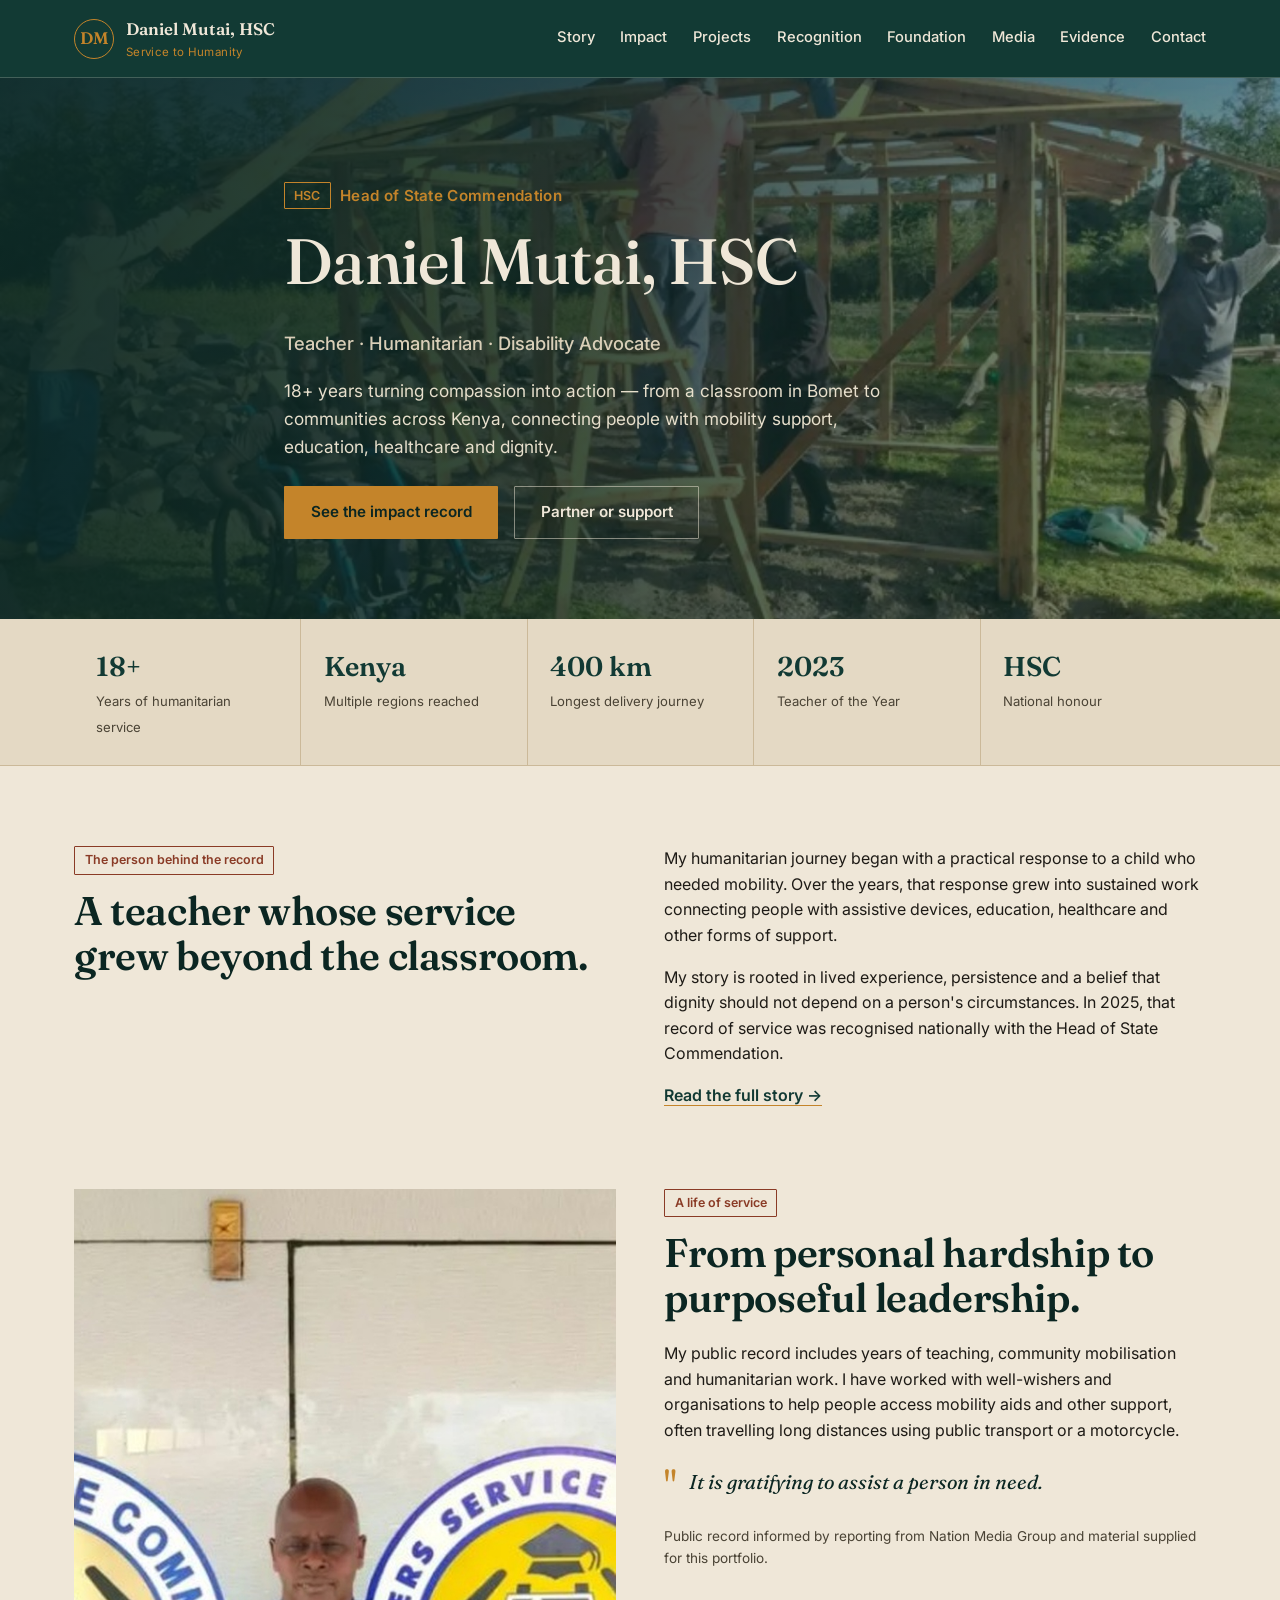
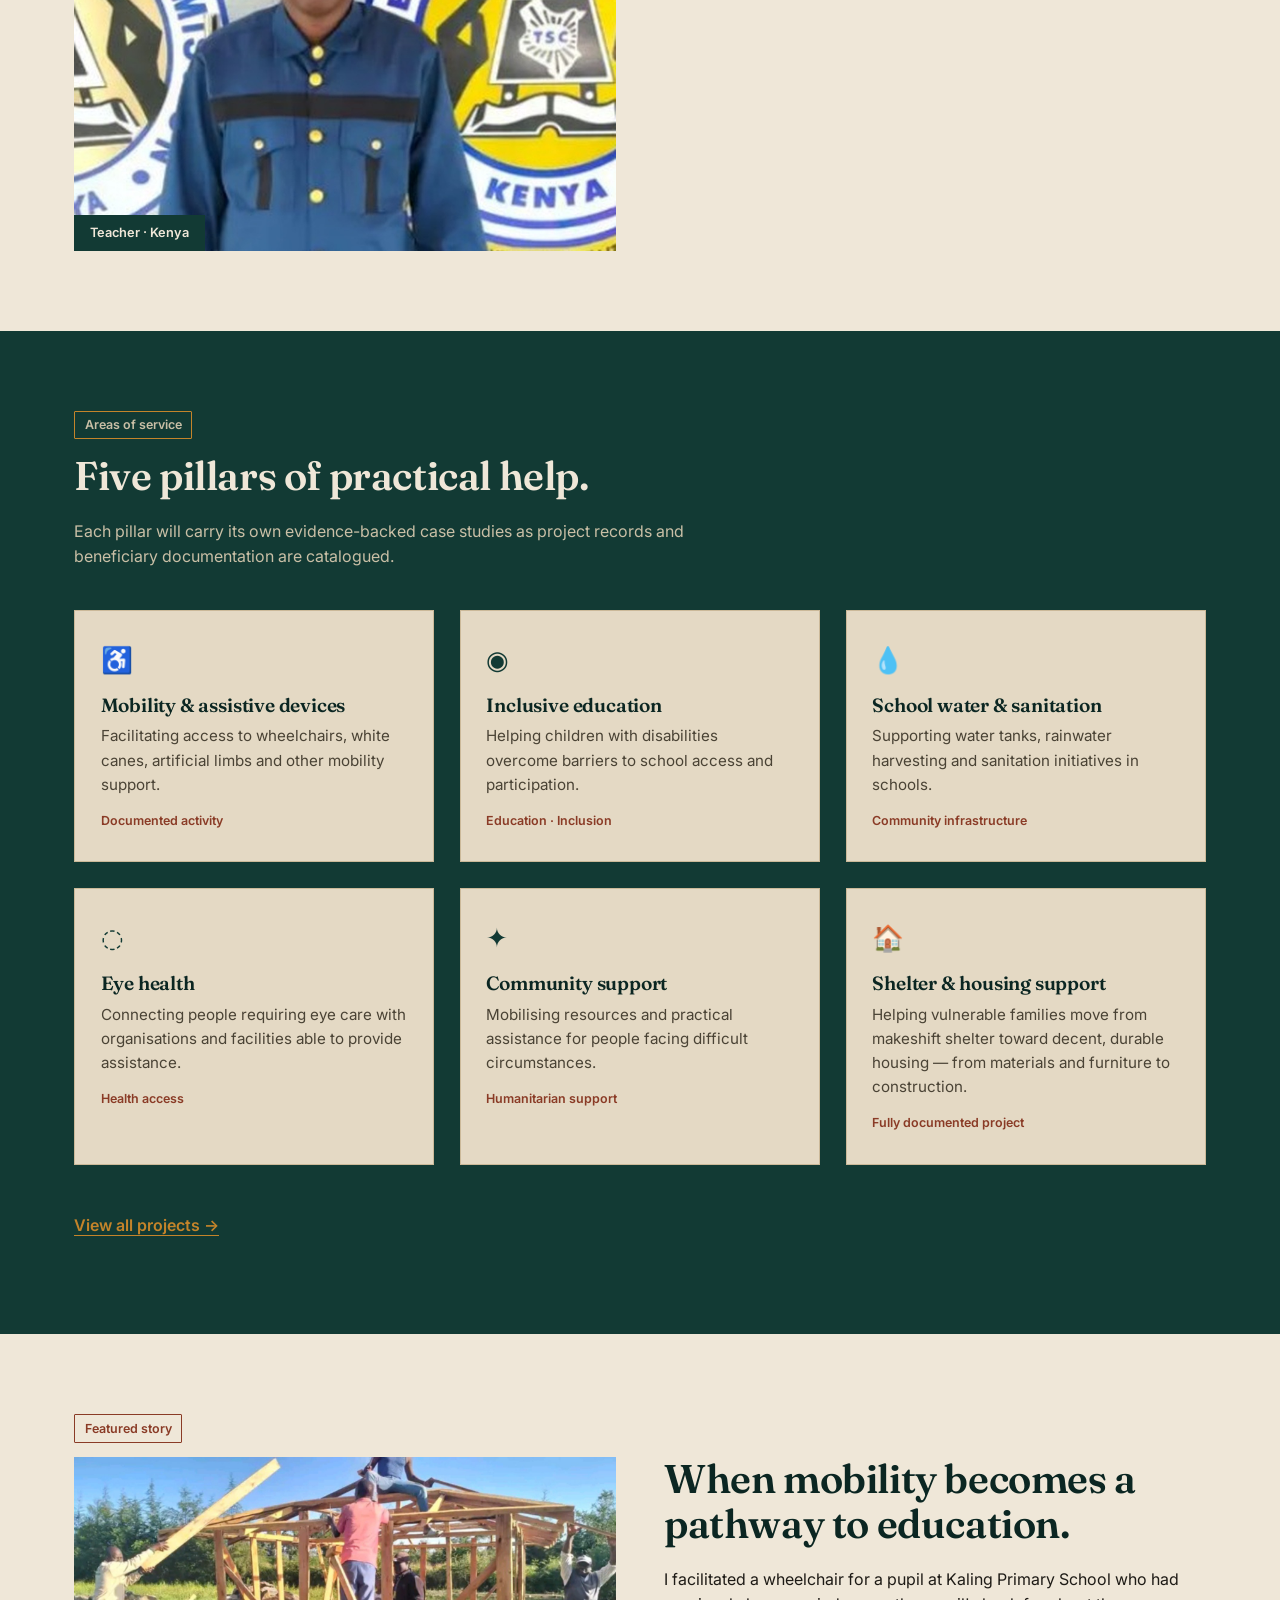
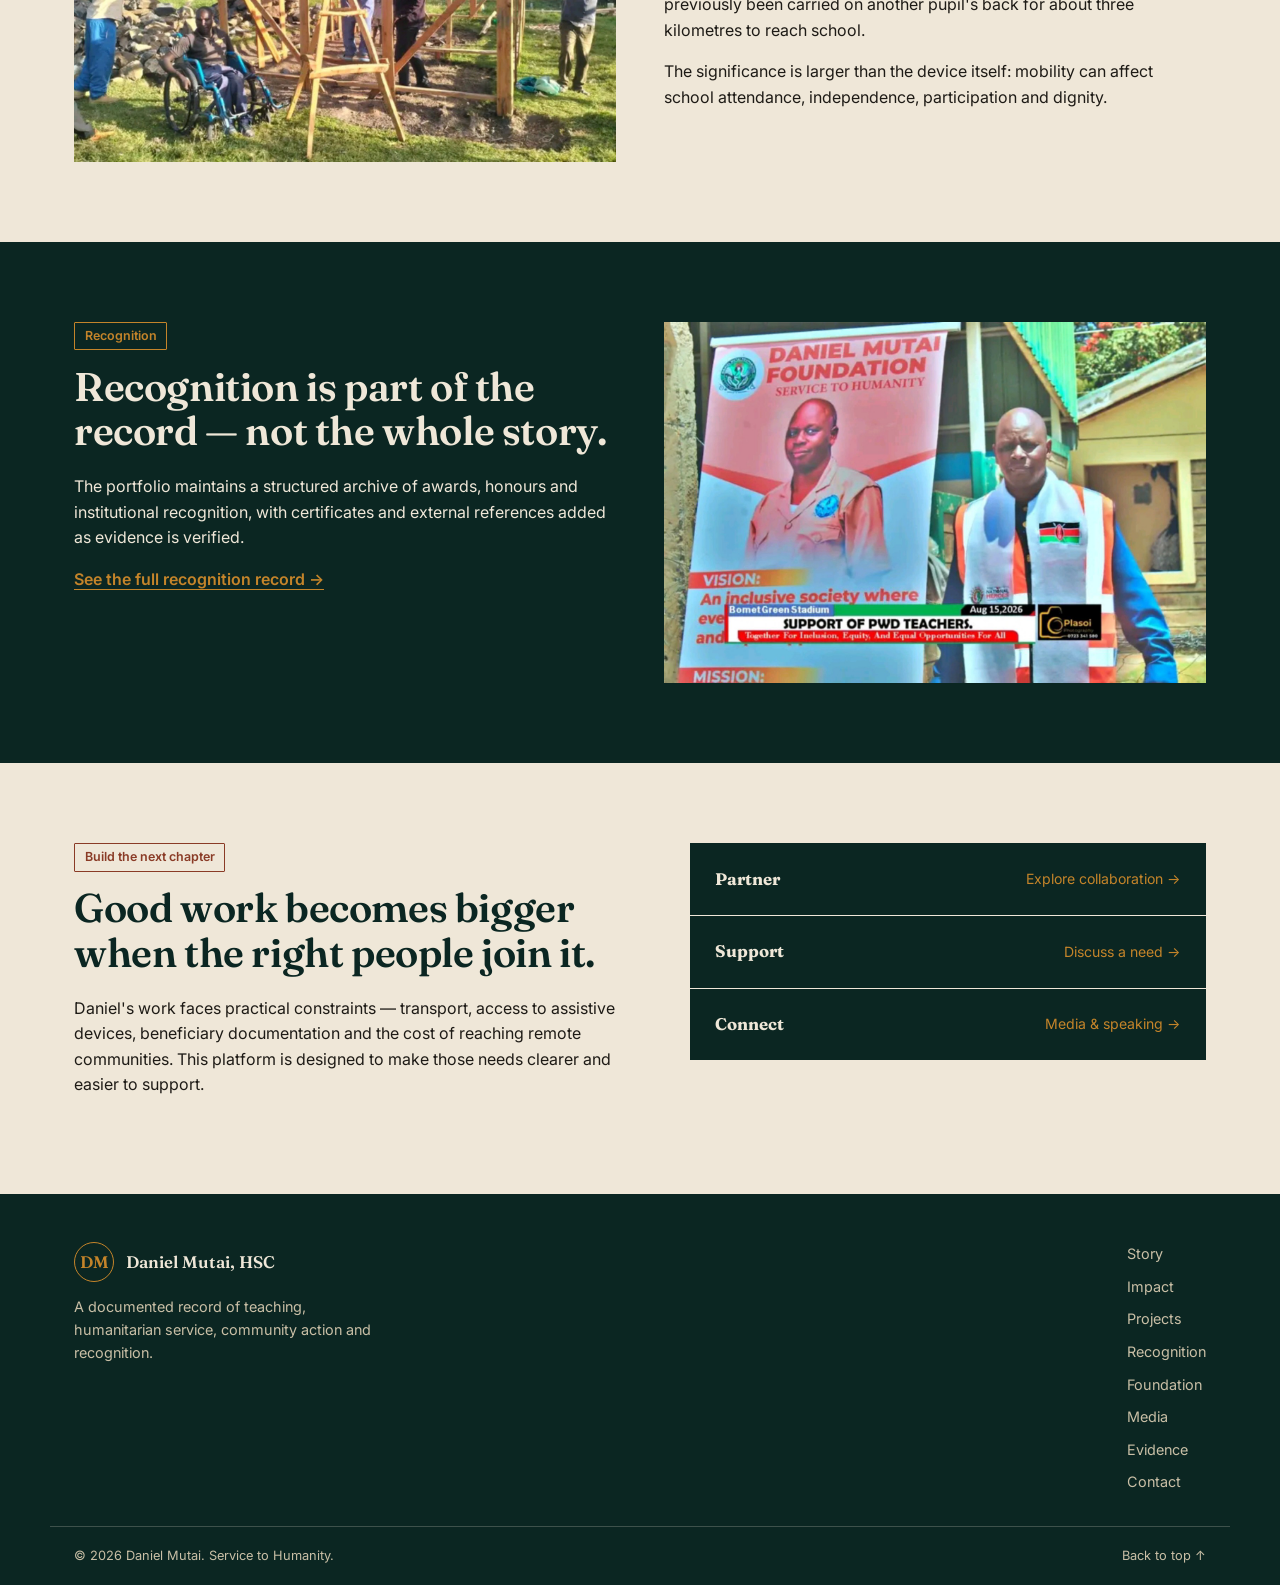
<file: index.html>
<!doctype html>
<html lang="en">
<head>
  <meta charset="utf-8">
  <meta name="viewport" content="width=device-width, initial-scale=1">
  <meta name="description" content="Daniel Mutai, HSC — Kenyan teacher, humanitarian and disability advocate. A documented record of 18+ years of service, impact and recognition.">
  <meta name="theme-color" content="#123A34">
  <meta property="og:title" content="Daniel Mutai, HSC | Service to Humanity">
  <meta property="og:description" content="Teacher • Humanitarian • Disability Advocate — a documented impact portfolio.">
  <meta property="og:type" content="website">
  <meta property="og:image" content="assets/images/hero-community.jpg">
  <link rel="canonical" href="index.html">
  <title>Daniel Mutai, HSC | Service to Humanity</title>
  <link rel="stylesheet" href="styles.css">
</head>
<body>
  <a class="skip-link" href="#main">Skip to content</a>

  <header class="site-header" id="top">
    <div class="container nav-wrap">
      <a class="brand" href="index.html" aria-label="Daniel Mutai, HSC — home">
        <span class="brand-mark">DM</span>
        <span class="brand-text"><strong>Daniel Mutai, HSC</strong><small>Service to Humanity</small></span>
      </a>
      <button class="menu-toggle" aria-expanded="false" aria-controls="site-nav" aria-label="Open navigation">☰</button>
      <nav id="site-nav" class="site-nav">
        <a href="pages/story.html">Story</a>
        <a href="pages/impact.html">Impact</a>
        <a href="pages/projects.html">Projects</a>
        <a href="pages/recognition.html">Recognition</a>
        <a href="pages/foundation.html">Foundation</a>
        <a href="pages/media.html">Media</a>
        <a href="pages/evidence.html">Evidence</a>
        <a href="pages/contact.html">Contact</a>
      </nav>
    </div>
  </header>

  <main id="main">
    <section class="hero">
      <div class="hero-image">
        <img src="assets/images/hero-community.jpg" alt="Community members working on a construction project while a wheelchair user looks on">
      </div>
      <div class="hero-overlay"></div>
      <div class="container hero-content">
        <p class="hero-tag"><span class="badge">HSC</span> Head of State Commendation</p>
        <h1>Daniel Mutai, HSC</h1>
        <p class="role-line">Teacher · Humanitarian · Disability Advocate</p>
        <p class="hero-copy">18+ years turning compassion into action — from a classroom in Bomet to communities across Kenya, connecting people with mobility support, education, healthcare and dignity.</p>
        <div class="hero-actions">
          <a class="button button-primary" href="pages/impact.html">See the impact record</a>
          <a class="button button-ghost" href="pages/contact.html">Partner or support</a>
        </div>
      </div>
    </section>

    <!-- Impact Passport -->
    <section class="passport" aria-label="Impact summary">
      <div class="container passport-grid">
        <div>
          <strong data-count="18" data-suffix="+">0+</strong>
          <span>Years of humanitarian service</span>
        </div>
        <div>
          <strong>Kenya</strong>
          <span>Multiple regions reached</span>
        </div>
        <div>
          <strong data-count="400" data-suffix=" km">0 km</strong>
          <span>Longest delivery journey</span>
        </div>
        <div>
          <strong>2023</strong>
          <span>Teacher of the Year</span>
        </div>
        <div>
          <strong>HSC</strong>
          <span>National honour</span>
        </div>
      </div>
    </section>

    <section class="section section-intro" id="story">
      <div class="container two-col">
        <div>
          <p class="tag">The person behind the record</p>
          <h2>A teacher whose service grew beyond the classroom.</h2>
        </div>
        <div>
          <p>My humanitarian journey began with a practical response to a child who needed mobility. Over the years, that response grew into sustained work connecting people with assistive devices, education, healthcare and other forms of support.</p>
          <p>My story is rooted in lived experience, persistence and a belief that dignity should not depend on a person's circumstances. In 2025, that record of service was recognised nationally with the Head of State Commendation.</p>
          <a class="text-link" href="pages/story.html">Read the full story →</a>
        </div>
      </div>
    </section>

    <section class="section" style="padding-top:0;">
      <div class="container two-col">
        <div class="portrait-frame">
          <img src="assets/images/daniel-profile.jpg" alt="Daniel Mutai in Teachers Service Commission uniform">
          <div class="portrait-caption">Teacher · Kenya</div>
        </div>
        <div>
          <p class="tag">A life of service</p>
          <h2>From personal hardship to purposeful leadership.</h2>
          <p>My public record includes years of teaching, community mobilisation and humanitarian work. I have worked with well-wishers and organisations to help people access mobility aids and other support, often travelling long distances using public transport or a motorcycle.</p>
          <div class="quote">
            <span>"</span>
            <p>It is gratifying to assist a person in need.</p>
          </div>
          <p style="font-size:0.85rem;color:var(--ink-soft);">Public record informed by reporting from Nation Media Group and material supplied for this portfolio.</p>
        </div>
      </div>
    </section>

    <section class="section dark-section" id="impact">
      <div class="container">
        <div class="section-heading">
          <p class="tag tag-light">Areas of service</p>
          <h2>Five pillars of practical help.</h2>
          <p>Each pillar will carry its own evidence-backed case studies as project records and beneficiary documentation are catalogued.</p>
        </div>
        <div class="card-grid">
          <article class="pillar-card">
            <div class="icon">♿</div>
            <h3>Mobility &amp; assistive devices</h3>
            <p>Facilitating access to wheelchairs, white canes, artificial limbs and other mobility support.</p>
            <span class="status">Documented activity</span>
          </article>
          <article class="pillar-card">
            <div class="icon">◉</div>
            <h3>Inclusive education</h3>
            <p>Helping children with disabilities overcome barriers to school access and participation.</p>
            <span class="status">Education · Inclusion</span>
          </article>
          <article class="pillar-card">
            <div class="icon">💧</div>
            <h3>School water &amp; sanitation</h3>
            <p>Supporting water tanks, rainwater harvesting and sanitation initiatives in schools.</p>
            <span class="status">Community infrastructure</span>
          </article>
          <article class="pillar-card">
            <div class="icon">◌</div>
            <h3>Eye health</h3>
            <p>Connecting people requiring eye care with organisations and facilities able to provide assistance.</p>
            <span class="status">Health access</span>
          </article>
          <article class="pillar-card">
            <div class="icon">✦</div>
            <h3>Community support</h3>
            <p>Mobilising resources and practical assistance for people facing difficult circumstances.</p>
            <span class="status">Humanitarian support</span>
          </article>
          <article class="pillar-card">
            <div class="icon">🏠</div>
            <h3>Shelter &amp; housing support</h3>
            <p>Helping vulnerable families move from makeshift shelter toward decent, durable housing — from materials and furniture to construction.</p>
            <span class="status">Fully documented project</span>
          </article>
        </div>
        <p class="mt-lg"><a class="text-link" style="color:var(--gold);border-color:var(--gold);" href="pages/projects.html">View all projects →</a></p>
      </div>
    </section>

    <section class="section">
      <div class="container">
        <p class="tag">Featured story</p>
        <div class="two-col">
          <div class="portrait-frame">
            <img src="assets/images/hero-community.jpg" alt="Community members building a structure beside a wheelchair user">
          </div>
          <div>
            <h2>When mobility becomes a pathway to education.</h2>
            <p>I facilitated a wheelchair for a pupil at Kaling Primary School who had previously been carried on another pupil's back for about three kilometres to reach school.</p>
            <p>The significance is larger than the device itself: mobility can affect school attendance, independence, participation and dignity.</p>
          </div>
        </div>
      </div>
    </section>

    <section class="section deep-section" id="recognition">
      <div class="container two-col">
        <div>
          <p class="tag tag-light">Recognition</p>
          <h2>Recognition is part of the record — not the whole story.</h2>
          <p>The portfolio maintains a structured archive of awards, honours and institutional recognition, with certificates and external references added as evidence is verified.</p>
          <a class="text-link" style="color:var(--gold);border-color:var(--gold);" href="pages/recognition.html">See the full recognition record →</a>
        </div>
        <div class="portrait-frame">
          <img src="assets/images/foundation-recognition.jpg" alt="Daniel Mutai Foundation banner and Daniel Mutai at a community event">
        </div>
      </div>
    </section>

    <section class="section support-section" id="support">
      <div class="container support-grid">
        <div>
          <p class="tag">Build the next chapter</p>
          <h2>Good work becomes bigger when the right people join it.</h2>
          <p>Daniel's work faces practical constraints — transport, access to assistive devices, beneficiary documentation and the cost of reaching remote communities. This platform is designed to make those needs clearer and easier to support.</p>
        </div>
        <div class="support-options">
          <a href="mailto:danielmutai77@gmail.com?subject=Partnership%20with%20Daniel%20Mutai" class="support-option"><strong>Partner</strong><span>Explore collaboration →</span></a>
          <a href="mailto:danielmutai77@gmail.com?subject=Support%20for%20Daniel%20Mutai%20Foundation" class="support-option"><strong>Support</strong><span>Discuss a need →</span></a>
          <a href="mailto:danielmutai77@gmail.com?subject=Media%20or%20Award%20Enquiry" class="support-option"><strong>Connect</strong><span>Media &amp; speaking →</span></a>
        </div>
      </div>
    </section>
  </main>

  <footer class="site-footer">
    <div class="container footer-top">
      <div>
        <a class="footer-brand" href="index.html">
          <span class="brand-mark">DM</span>
          <span class="brand-text"><strong>Daniel Mutai, HSC</strong></span>
        </a>
        <p class="footer-copy">A documented record of teaching, humanitarian service, community action and recognition.</p>
      </div>
      <nav class="footer-links" aria-label="Footer">
        <a href="pages/story.html">Story</a>
        <a href="pages/impact.html">Impact</a>
        <a href="pages/projects.html">Projects</a>
        <a href="pages/recognition.html">Recognition</a>
        <a href="pages/foundation.html">Foundation</a>
        <a href="pages/media.html">Media</a>
        <a href="pages/evidence.html">Evidence</a>
        <a href="pages/contact.html">Contact</a>
      </nav>
    </div>
    <div class="container footer-bottom">
      <span>© <span data-year></span> Daniel Mutai. Service to Humanity.</span>
      <a href="#top">Back to top ↑</a>
    </div>
  </footer>

  <script src="script.js"></script>
</body>
</html>
</file>
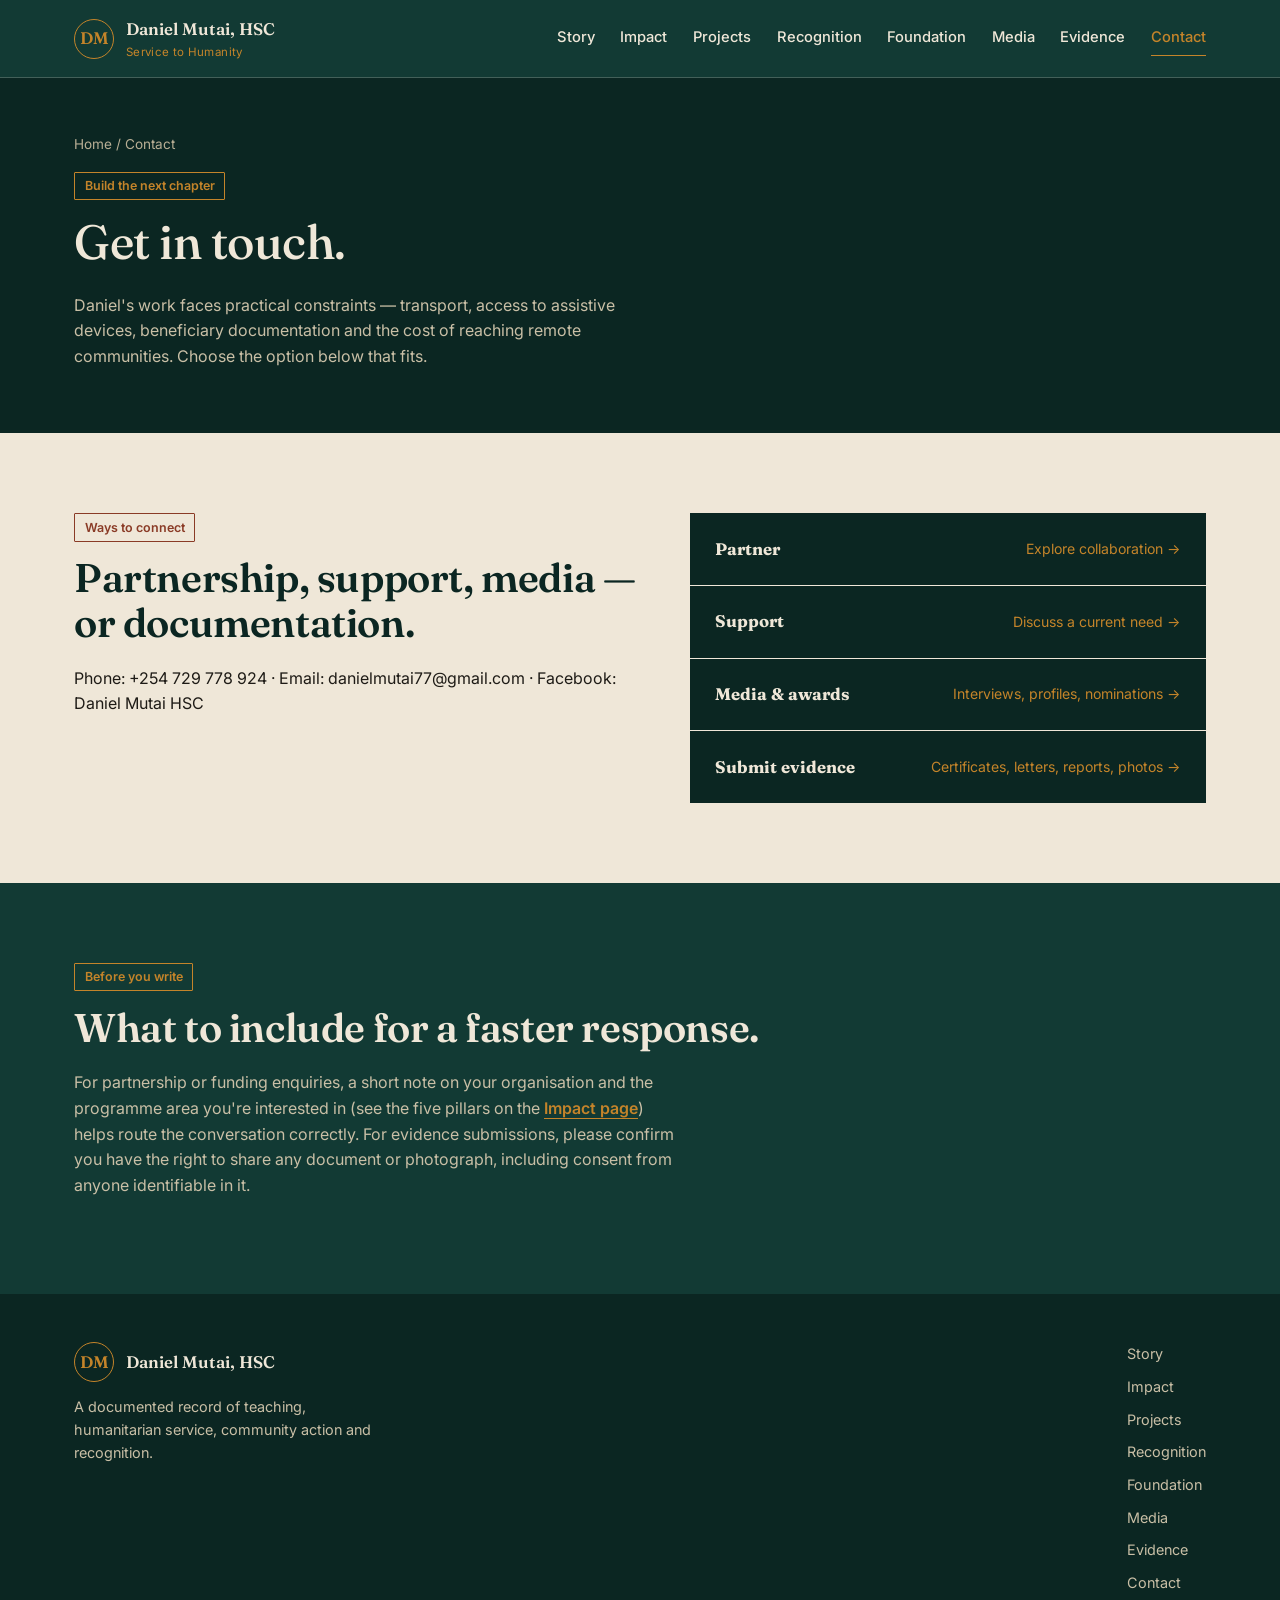
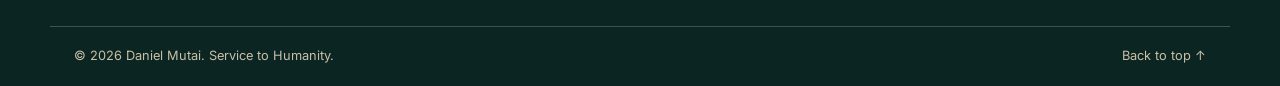
<file: pages/contact.html>
<!doctype html>
<html lang="en">
<head>
  <meta charset="utf-8">
  <meta name="viewport" content="width=device-width, initial-scale=1">
  <meta name="description" content="Get in touch with Daniel Mutai, HSC for partnerships, support, media enquiries or to contribute documentation to the Evidence Library.">
  <meta name="theme-color" content="#123A34">
  <link rel="canonical" href="contact.html">
  <title>Contact | Daniel Mutai, HSC</title>
  <link rel="stylesheet" href="../styles.css">
</head>
<body>
  <a class="skip-link" href="#main">Skip to content</a>
  <header class="site-header" id="top">
    <div class="container nav-wrap">
      <a class="brand" href="../index.html" aria-label="Daniel Mutai, HSC — home">
        <span class="brand-mark">DM</span>
        <span class="brand-text"><strong>Daniel Mutai, HSC</strong><small>Service to Humanity</small></span>
      </a>
      <button class="menu-toggle" aria-expanded="false" aria-controls="site-nav" aria-label="Open navigation">☰</button>
      <nav id="site-nav" class="site-nav">
        <a href="story.html">Story</a>
        <a href="impact.html">Impact</a>
        <a href="projects.html">Projects</a>
        <a href="recognition.html">Recognition</a>
        <a href="foundation.html">Foundation</a>
        <a href="media.html">Media</a>
        <a href="evidence.html">Evidence</a>
        <a href="contact.html">Contact</a>
      </nav>
    </div>
  </header>

  <main id="main">
    <section class="page-header">
      <div class="container">
        <p class="breadcrumb"><a href="../index.html">Home</a> / Contact</p>
        <p class="tag">Build the next chapter</p>
        <h1>Get in touch.</h1>
        <p style="max-width:60ch;color:#C9BFA6;">Daniel's work faces practical constraints — transport, access to assistive devices, beneficiary documentation and the cost of reaching remote communities. Choose the option below that fits.</p>
      </div>
    </section>

    <section class="section">
      <div class="container support-grid">
        <div>
          <p class="tag">Ways to connect</p>
          <h2>Partnership, support, media — or documentation.</h2>
          <p>Phone: +254 729 778 924 · Email: danielmutai77@gmail.com · Facebook: Daniel Mutai HSC</p>
        </div>
        <div class="support-options">
          <a href="mailto:danielmutai77@gmail.com?subject=Partnership%20with%20Daniel%20Mutai" class="support-option"><strong>Partner</strong><span>Explore collaboration →</span></a>
          <a href="mailto:danielmutai77@gmail.com?subject=Support%20for%20Daniel%20Mutai%20Foundation" class="support-option"><strong>Support</strong><span>Discuss a current need →</span></a>
          <a href="mailto:danielmutai77@gmail.com?subject=Media%20or%20Award%20Enquiry" class="support-option"><strong>Media &amp; awards</strong><span>Interviews, profiles, nominations →</span></a>
          <a href="mailto:danielmutai77@gmail.com?subject=Evidence%20Library%20Submission" class="support-option"><strong>Submit evidence</strong><span>Certificates, letters, reports, photos →</span></a>
        </div>
      </div>
    </section>

    <section class="section dark-section">
      <div class="container">
        <p class="tag tag-light">Before you write</p>
        <h2>What to include for a faster response.</h2>
        <p style="max-width:60ch;color:#C9BFA6;">For partnership or funding enquiries, a short note on your organisation and the programme area you're interested in (see the five pillars on the <a class="text-link" style="color:var(--gold);border-color:var(--gold);" href="impact.html">Impact page</a>) helps route the conversation correctly. For evidence submissions, please confirm you have the right to share any document or photograph, including consent from anyone identifiable in it.</p>
      </div>
    </section>
  </main>

  <footer class="site-footer">
    <div class="container footer-top">
      <div>
        <a class="footer-brand" href="../index.html">
          <span class="brand-mark">DM</span>
          <span class="brand-text"><strong>Daniel Mutai, HSC</strong></span>
        </a>
        <p class="footer-copy">A documented record of teaching, humanitarian service, community action and recognition.</p>
      </div>
      <nav class="footer-links" aria-label="Footer">
        <a href="story.html">Story</a>
        <a href="impact.html">Impact</a>
        <a href="projects.html">Projects</a>
        <a href="recognition.html">Recognition</a>
        <a href="foundation.html">Foundation</a>
        <a href="media.html">Media</a>
        <a href="evidence.html">Evidence</a>
        <a href="contact.html">Contact</a>
      </nav>
    </div>
    <div class="container footer-bottom">
      <span>© <span data-year></span> Daniel Mutai. Service to Humanity.</span>
      <a href="#top">Back to top ↑</a>
    </div>
  </footer>
  <script src="../script.js"></script>
</body>
</html>
</file>
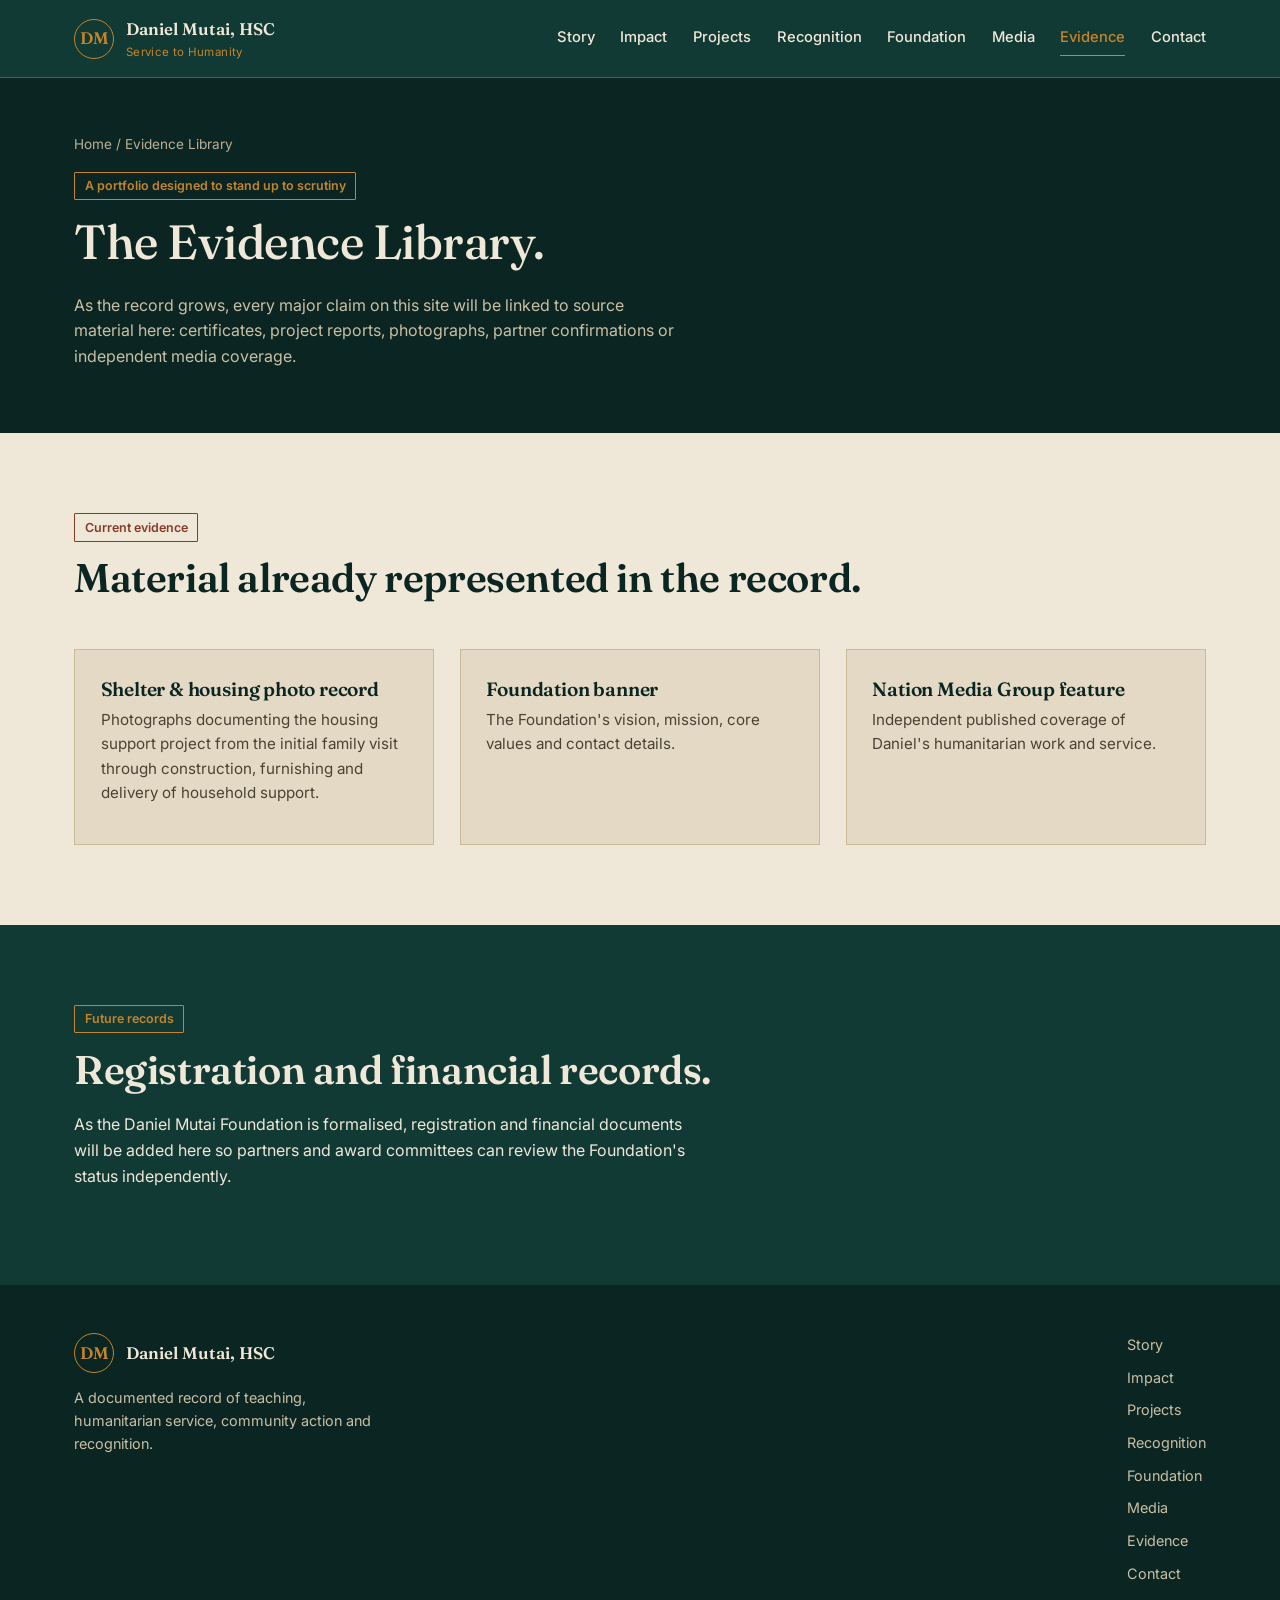
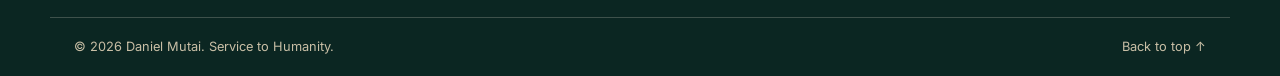
<file: pages/evidence.html>
<!doctype html>
<html lang="en">
<head>
  <meta charset="utf-8">
  <meta name="viewport" content="width=device-width, initial-scale=1">
  <meta name="description" content="The Evidence Library for Daniel Mutai, HSC — project photographs, Foundation materials and independent media behind the impact portfolio.">
  <meta name="theme-color" content="#123A34">
  <link rel="canonical" href="evidence.html">
  <title>Evidence Library | Daniel Mutai, HSC</title>
  <link rel="stylesheet" href="../styles.css">
</head>
<body>
  <a class="skip-link" href="#main">Skip to content</a>
  <header class="site-header" id="top">
    <div class="container nav-wrap">
      <a class="brand" href="../index.html" aria-label="Daniel Mutai, HSC — home">
        <span class="brand-mark">DM</span>
        <span class="brand-text"><strong>Daniel Mutai, HSC</strong><small>Service to Humanity</small></span>
      </a>
      <button class="menu-toggle" aria-expanded="false" aria-controls="site-nav" aria-label="Open navigation">☰</button>
      <nav id="site-nav" class="site-nav">
        <a href="story.html">Story</a>
        <a href="impact.html">Impact</a>
        <a href="projects.html">Projects</a>
        <a href="recognition.html">Recognition</a>
        <a href="foundation.html">Foundation</a>
        <a href="media.html">Media</a>
        <a href="evidence.html">Evidence</a>
        <a href="contact.html">Contact</a>
      </nav>
    </div>
  </header>

  <main id="main">
    <section class="page-header">
      <div class="container">
        <p class="breadcrumb"><a href="../index.html">Home</a> / Evidence Library</p>
        <p class="tag">A portfolio designed to stand up to scrutiny</p>
        <h1>The Evidence Library.</h1>
        <p style="max-width:60ch;color:#C9BFA6;">As the record grows, every major claim on this site will be linked to source material here: certificates, project reports, photographs, partner confirmations or independent media coverage.</p>
      </div>
    </section>

    <section class="section">
      <div class="container">
        <p class="tag">Current evidence</p>
        <h2>Material already represented in the record.</h2>
        <div class="card-grid mt-lg">
          <article class="pillar-card">
            <h3>Shelter &amp; housing photo record</h3>
            <p>Photographs documenting the housing support project from the initial family visit through construction, furnishing and delivery of household support.</p>
          </article>
          <article class="pillar-card">
            <h3>Foundation banner</h3>
            <p>The Foundation's vision, mission, core values and contact details.</p>
          </article>
          <article class="pillar-card">
            <h3>Nation Media Group feature</h3>
            <p>Independent published coverage of Daniel's humanitarian work and service.</p>
          </article>
        </div>
      </div>
    </section>

    <section class="section dark-section">
      <div class="container">
        <p class="tag tag-light">Future records</p>
        <h2>Registration and financial records.</h2>
        <p>As the Daniel Mutai Foundation is formalised, registration and financial documents will be added here so partners and award committees can review the Foundation's status independently.</p>
      </div>
    </section>

  </main>

  <footer class="site-footer">
    <div class="container footer-top">
      <div>
        <a class="footer-brand" href="../index.html">
          <span class="brand-mark">DM</span>
          <span class="brand-text"><strong>Daniel Mutai, HSC</strong></span>
        </a>
        <p class="footer-copy">A documented record of teaching, humanitarian service, community action and recognition.</p>
      </div>
      <nav class="footer-links" aria-label="Footer">
        <a href="story.html">Story</a>
        <a href="impact.html">Impact</a>
        <a href="projects.html">Projects</a>
        <a href="recognition.html">Recognition</a>
        <a href="foundation.html">Foundation</a>
        <a href="media.html">Media</a>
        <a href="evidence.html">Evidence</a>
        <a href="contact.html">Contact</a>
      </nav>
    </div>
    <div class="container footer-bottom">
      <span>© <span data-year></span> Daniel Mutai. Service to Humanity.</span>
      <a href="#top">Back to top ↑</a>
    </div>
  </footer>
  <script src="../script.js"></script>
</body>
</html>
</file>
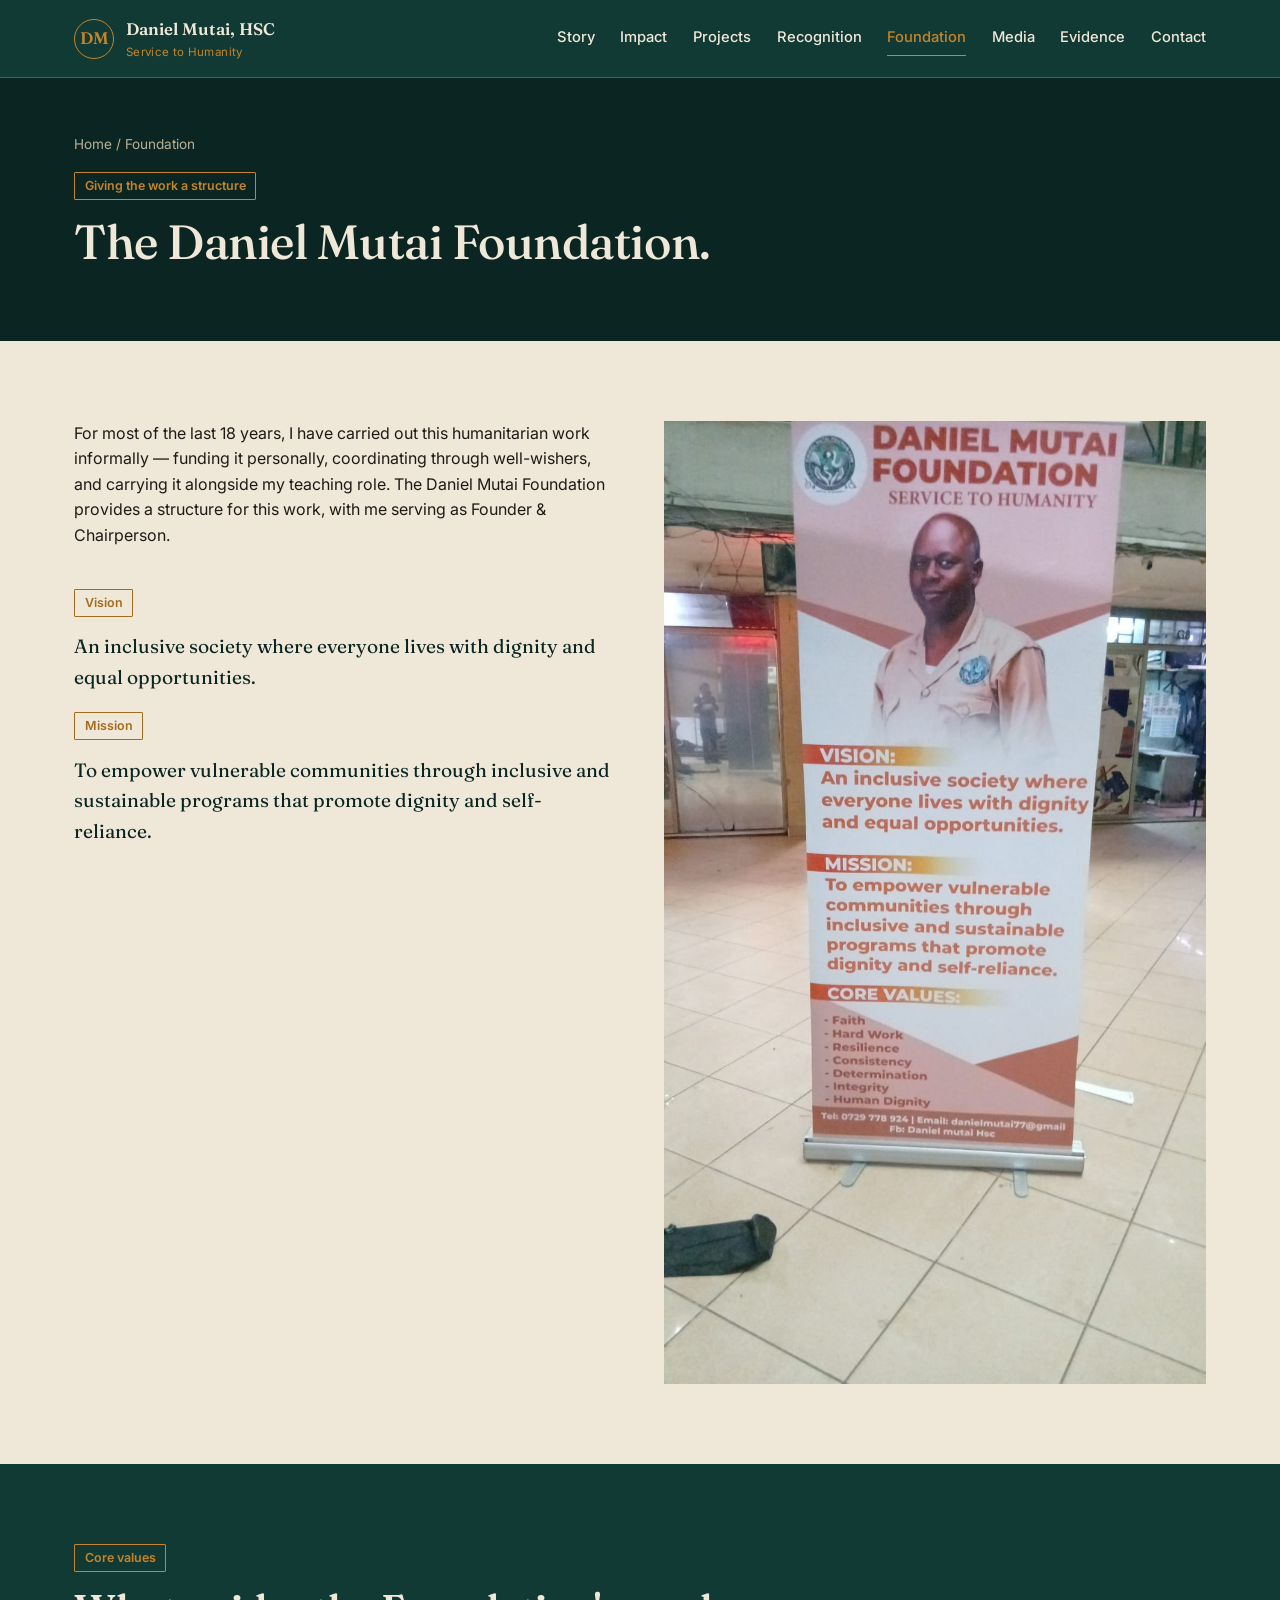
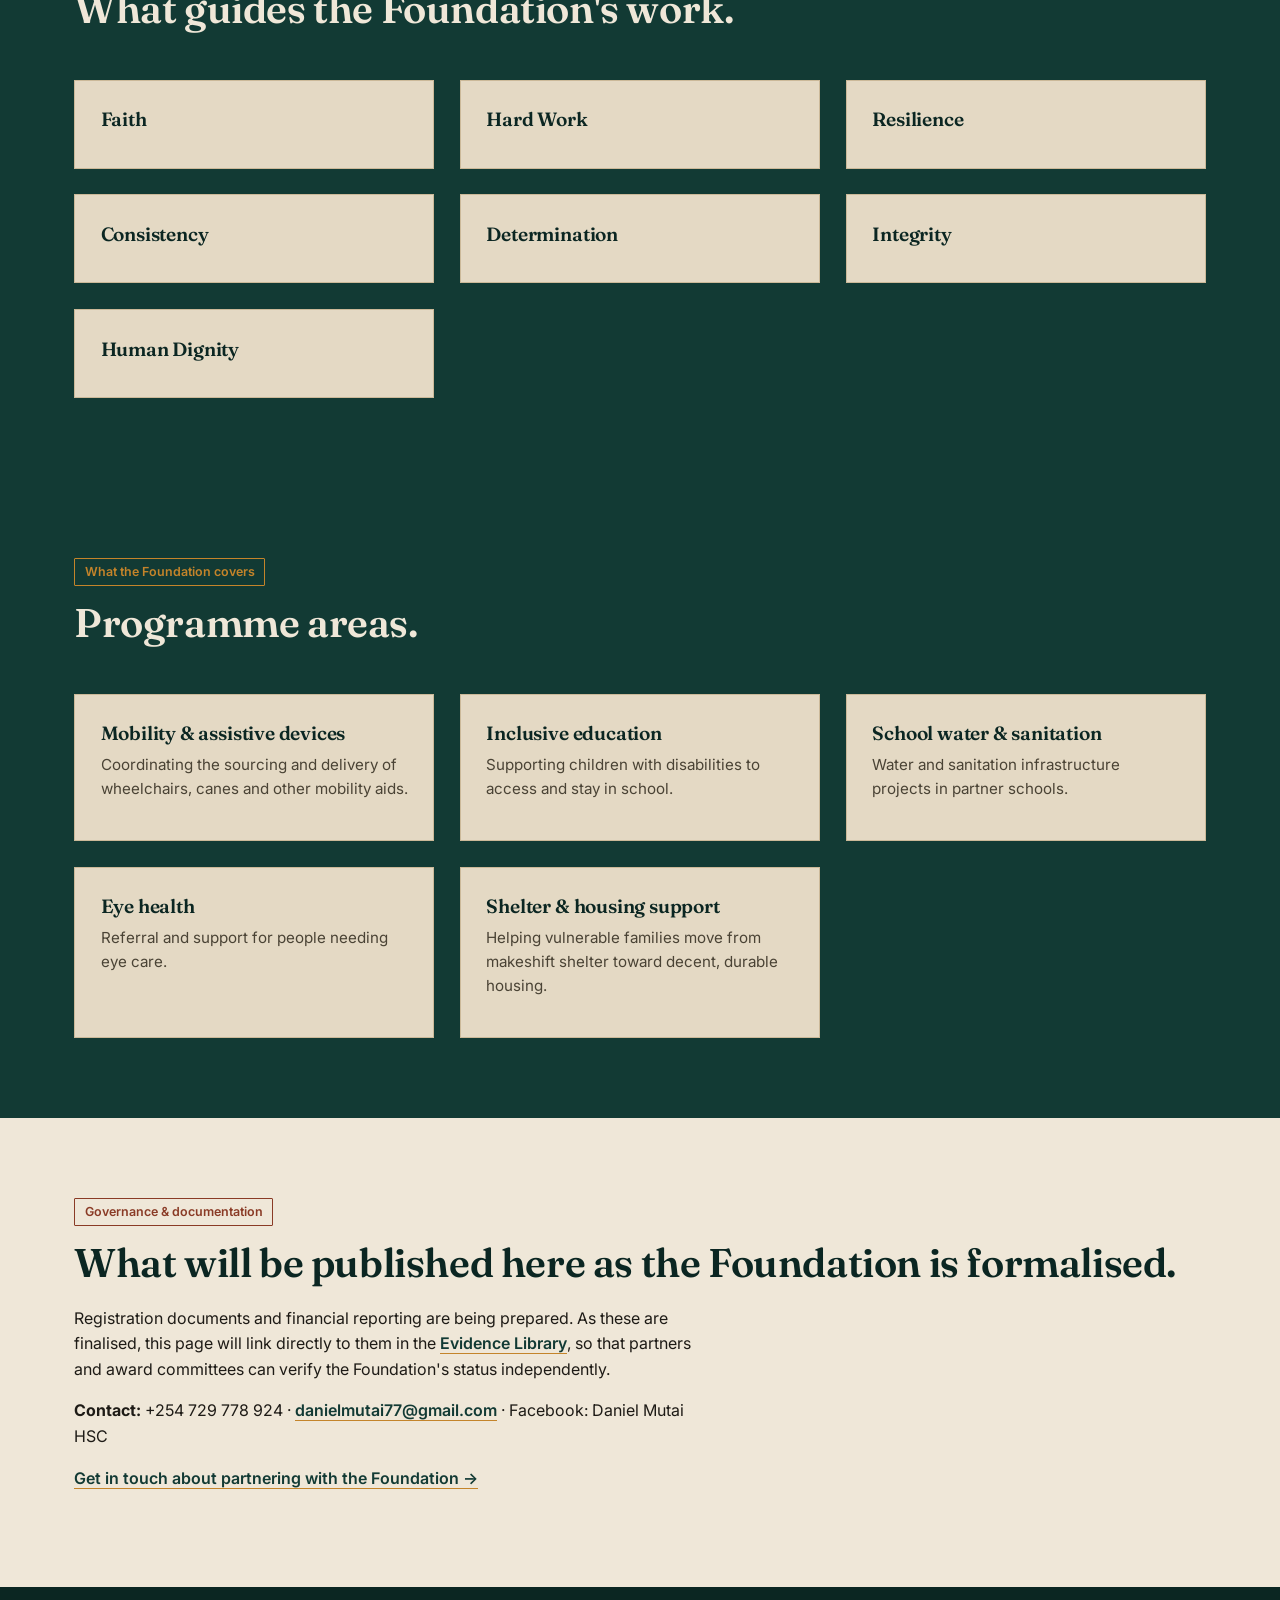
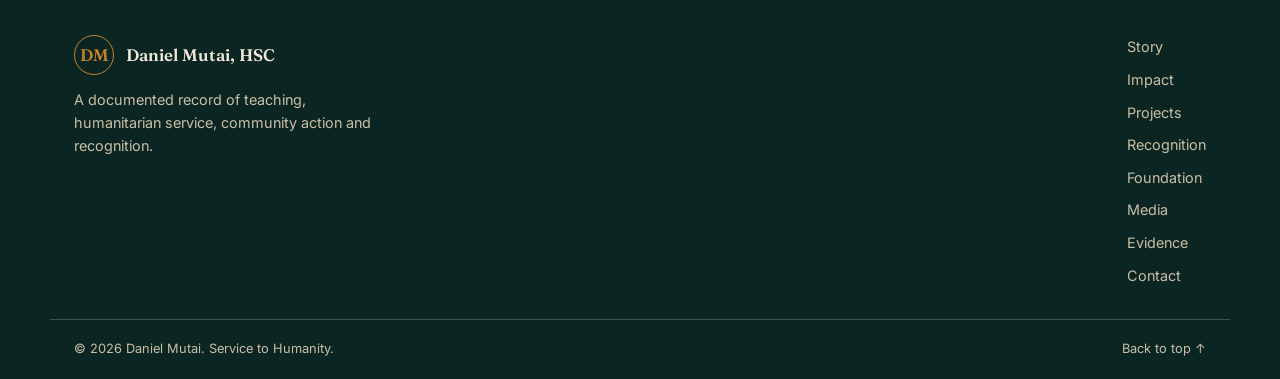
<file: pages/foundation.html>
<!doctype html>
<html lang="en">
<head>
  <meta charset="utf-8">
  <meta name="viewport" content="width=device-width, initial-scale=1">
  <meta name="description" content="The Daniel Mutai Foundation — formalising Daniel Mutai, HSC's humanitarian work in mobility, education, health and community support.">
  <meta name="theme-color" content="#123A34">
  <link rel="canonical" href="foundation.html">
  <title>Daniel Mutai Foundation | Daniel Mutai, HSC</title>
  <link rel="stylesheet" href="../styles.css">
</head>
<body>
  <a class="skip-link" href="#main">Skip to content</a>
  <header class="site-header" id="top">
    <div class="container nav-wrap">
      <a class="brand" href="../index.html" aria-label="Daniel Mutai, HSC — home">
        <span class="brand-mark">DM</span>
        <span class="brand-text"><strong>Daniel Mutai, HSC</strong><small>Service to Humanity</small></span>
      </a>
      <button class="menu-toggle" aria-expanded="false" aria-controls="site-nav" aria-label="Open navigation">☰</button>
      <nav id="site-nav" class="site-nav">
        <a href="story.html">Story</a>
        <a href="impact.html">Impact</a>
        <a href="projects.html">Projects</a>
        <a href="recognition.html">Recognition</a>
        <a href="foundation.html">Foundation</a>
        <a href="media.html">Media</a>
        <a href="evidence.html">Evidence</a>
        <a href="contact.html">Contact</a>
      </nav>
    </div>
  </header>

  <main id="main">
    <section class="page-header">
      <div class="container">
        <p class="breadcrumb"><a href="../index.html">Home</a> / Foundation</p>
        <p class="tag">Giving the work a structure</p>
        <h1>The Daniel Mutai Foundation.</h1>
      </div>
    </section>

    <section class="section">
      <div class="container two-col">
        <div>
          <p>For most of the last 18 years, I have carried out this humanitarian work informally — funding it personally, coordinating through well-wishers, and carrying it alongside my teaching role. The Daniel Mutai Foundation provides a structure for this work, with me serving as Founder &amp; Chairperson.</p>
          <p class="tag tag-gold" style="margin-top:1.5rem;">Vision</p>
          <p style="font-family:var(--serif);font-size:1.2rem;color:var(--pine-deep);">An inclusive society where everyone lives with dignity and equal opportunities.</p>
          <p class="tag tag-gold">Mission</p>
          <p style="font-family:var(--serif);font-size:1.2rem;color:var(--pine-deep);">To empower vulnerable communities through inclusive and sustainable programs that promote dignity and self-reliance.</p>
        </div>
        <div class="portrait-frame">
          <img src="../assets/images/foundation-banner.jpg" alt="Daniel Mutai Foundation banner showing vision, mission and core values">
        </div>
      </div>
    </section>

    <section class="section dark-section">
      <div class="container">
        <p class="tag tag-light">Core values</p>
        <h2>What guides the Foundation's work.</h2>
        <div class="card-grid mt-lg">
          <article class="pillar-card"><h3>Faith</h3></article>
          <article class="pillar-card"><h3>Hard Work</h3></article>
          <article class="pillar-card"><h3>Resilience</h3></article>
          <article class="pillar-card"><h3>Consistency</h3></article>
          <article class="pillar-card"><h3>Determination</h3></article>
          <article class="pillar-card"><h3>Integrity</h3></article>
          <article class="pillar-card"><h3>Human Dignity</h3></article>
        </div>
      </div>
    </section>

    <section class="section dark-section">
      <div class="container">
        <p class="tag tag-light">What the Foundation covers</p>
        <h2>Programme areas.</h2>
        <div class="card-grid mt-lg">
          <article class="pillar-card">
            <h3>Mobility &amp; assistive devices</h3>
            <p>Coordinating the sourcing and delivery of wheelchairs, canes and other mobility aids.</p>
          </article>
          <article class="pillar-card">
            <h3>Inclusive education</h3>
            <p>Supporting children with disabilities to access and stay in school.</p>
          </article>
          <article class="pillar-card">
            <h3>School water &amp; sanitation</h3>
            <p>Water and sanitation infrastructure projects in partner schools.</p>
          </article>
          <article class="pillar-card">
            <h3>Eye health</h3>
            <p>Referral and support for people needing eye care.</p>
          </article>
          <article class="pillar-card">
            <h3>Shelter &amp; housing support</h3>
            <p>Helping vulnerable families move from makeshift shelter toward decent, durable housing.</p>
          </article>
        </div>
      </div>
    </section>

    <section class="section">
      <div class="container">
        <p class="tag">Governance &amp; documentation</p>
        <h2>What will be published here as the Foundation is formalised.</h2>
        <p>Registration documents and financial reporting are being prepared. As these are finalised, this page will link directly to them in the <a class="text-link" href="evidence.html">Evidence Library</a>, so that partners and award committees can verify the Foundation's status independently.</p>
        <p><strong>Contact:</strong> +254 729 778 924 · <a class="text-link" href="mailto:danielmutai77@gmail.com">danielmutai77@gmail.com</a> · Facebook: Daniel Mutai HSC</p>
        <p><a class="text-link" href="contact.html">Get in touch about partnering with the Foundation →</a></p>
      </div>
    </section>
  </main>

  <footer class="site-footer">
    <div class="container footer-top">
      <div>
        <a class="footer-brand" href="../index.html">
          <span class="brand-mark">DM</span>
          <span class="brand-text"><strong>Daniel Mutai, HSC</strong></span>
        </a>
        <p class="footer-copy">A documented record of teaching, humanitarian service, community action and recognition.</p>
      </div>
      <nav class="footer-links" aria-label="Footer">
        <a href="story.html">Story</a>
        <a href="impact.html">Impact</a>
        <a href="projects.html">Projects</a>
        <a href="recognition.html">Recognition</a>
        <a href="foundation.html">Foundation</a>
        <a href="media.html">Media</a>
        <a href="evidence.html">Evidence</a>
        <a href="contact.html">Contact</a>
      </nav>
    </div>
    <div class="container footer-bottom">
      <span>© <span data-year></span> Daniel Mutai. Service to Humanity.</span>
      <a href="#top">Back to top ↑</a>
    </div>
  </footer>
  <script src="../script.js"></script>
</body>
</html>
</file>
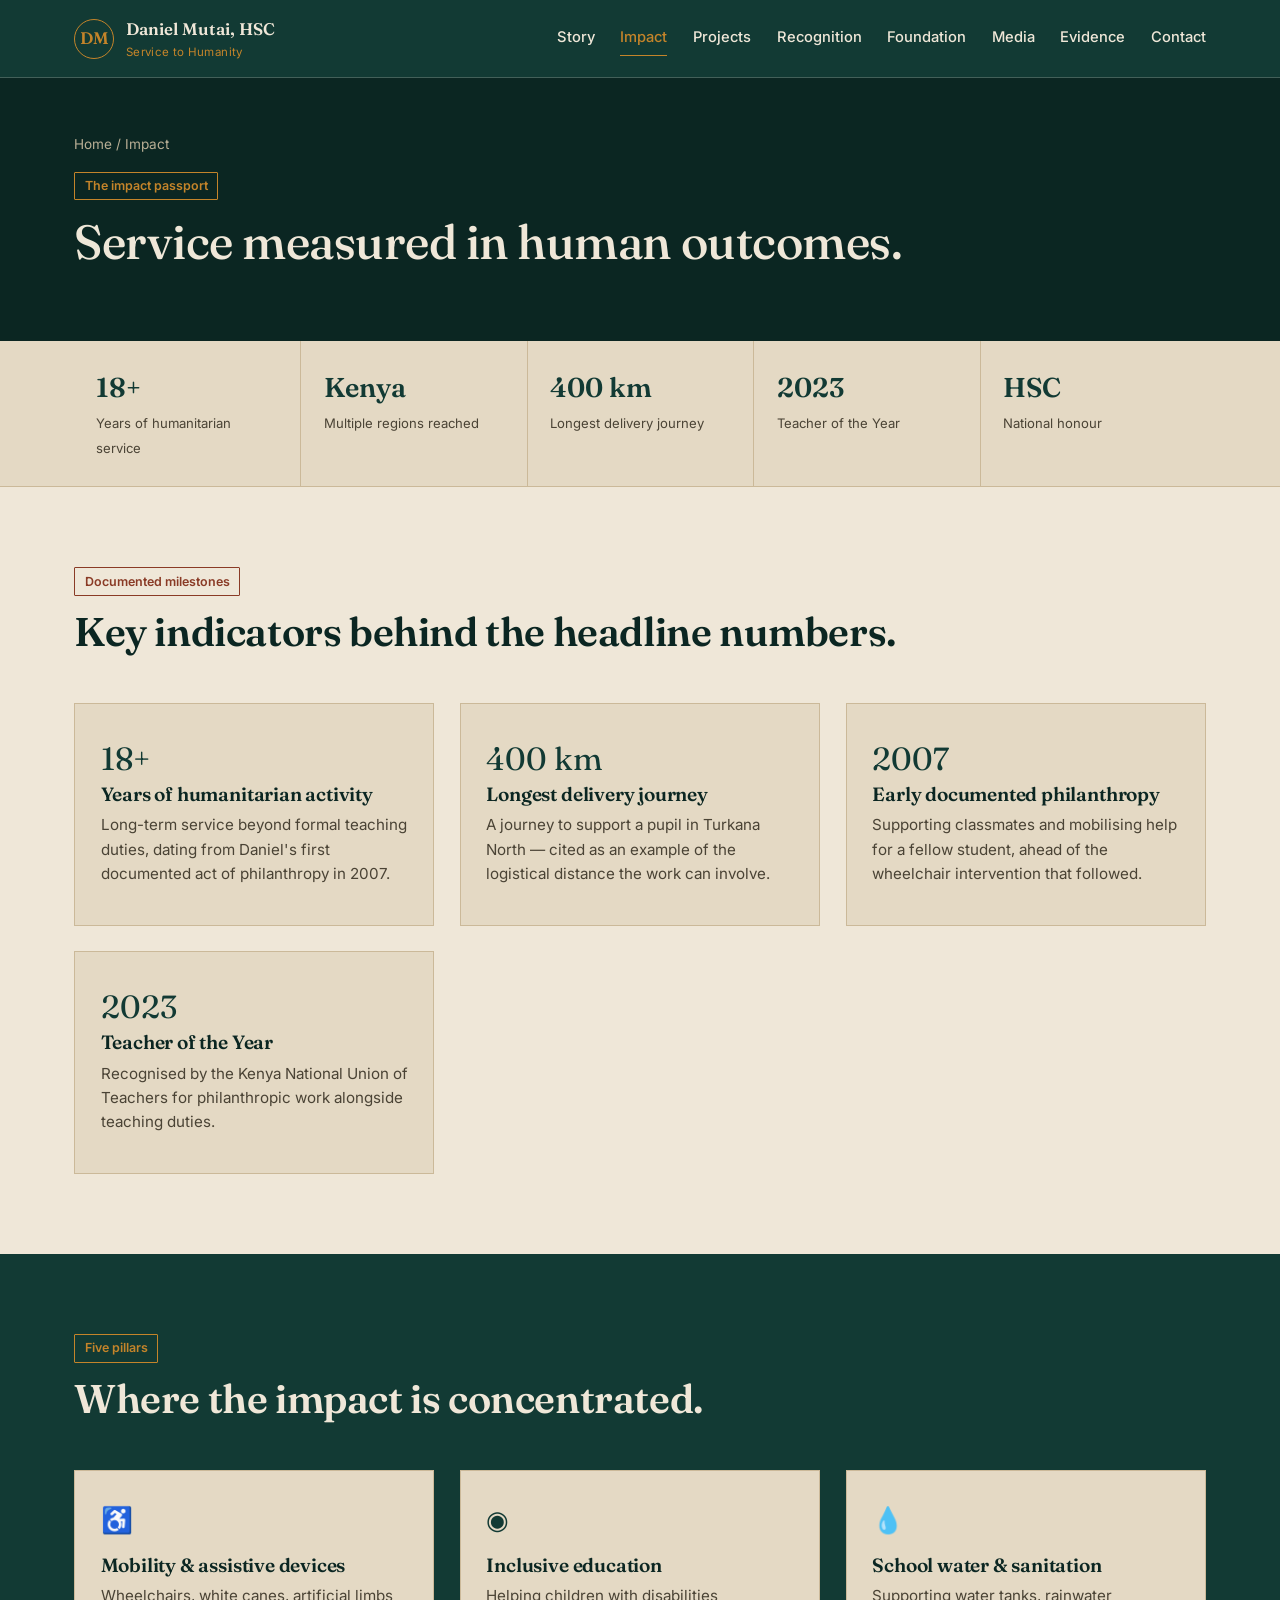
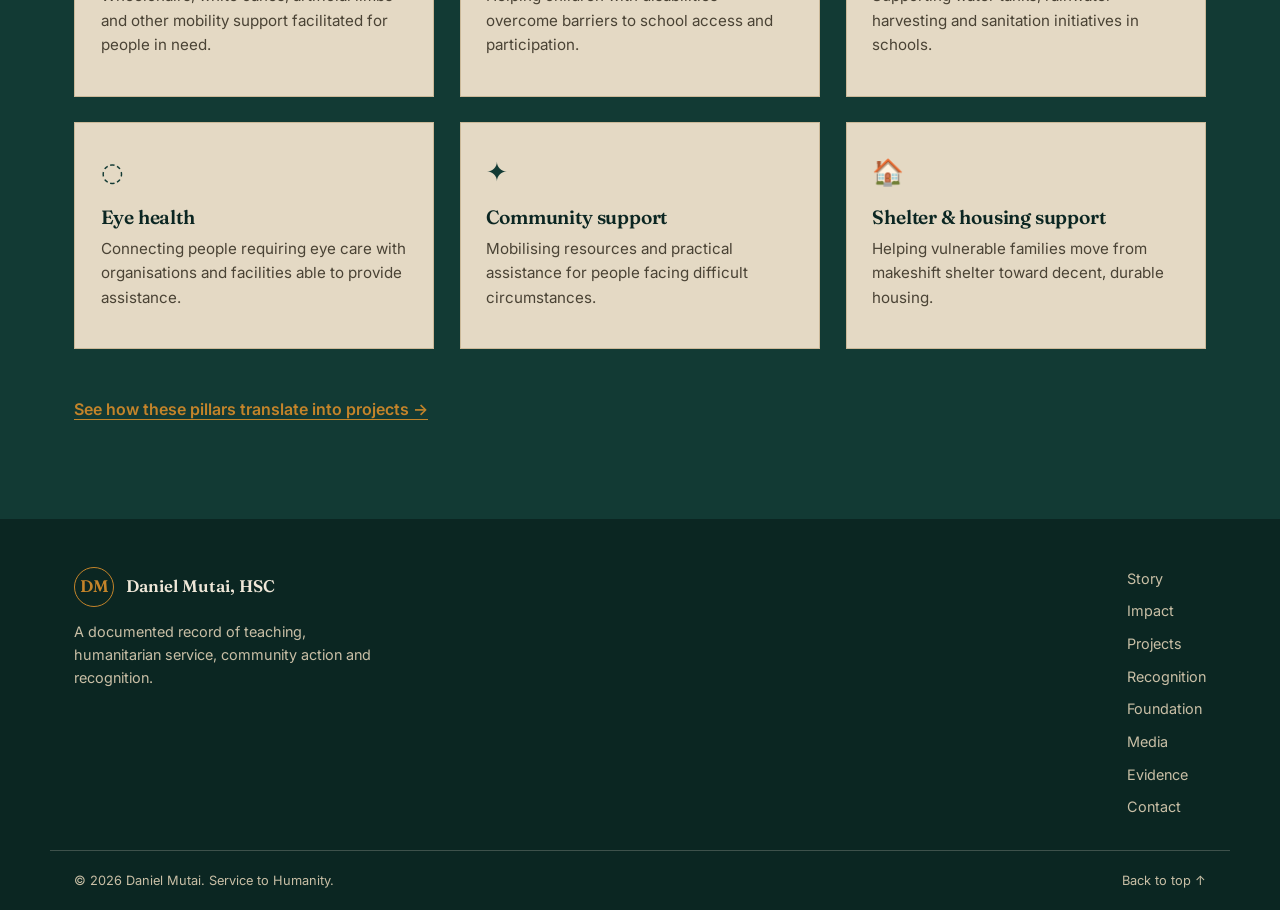
<file: pages/impact.html>
<!doctype html>
<html lang="en">
<head>
  <meta charset="utf-8">
  <meta name="viewport" content="width=device-width, initial-scale=1">
  <meta name="description" content="The impact record of Daniel Mutai, HSC — 18+ years of documented humanitarian service across mobility, education, health and community support in Kenya.">
  <meta name="theme-color" content="#123A34">
  <link rel="canonical" href="impact.html">
  <title>Impact | Daniel Mutai, HSC</title>
  <link rel="stylesheet" href="../styles.css">
</head>
<body>
  <a class="skip-link" href="#main">Skip to content</a>
  <header class="site-header" id="top">
    <div class="container nav-wrap">
      <a class="brand" href="../index.html" aria-label="Daniel Mutai, HSC — home">
        <span class="brand-mark">DM</span>
        <span class="brand-text"><strong>Daniel Mutai, HSC</strong><small>Service to Humanity</small></span>
      </a>
      <button class="menu-toggle" aria-expanded="false" aria-controls="site-nav" aria-label="Open navigation">☰</button>
      <nav id="site-nav" class="site-nav">
        <a href="story.html">Story</a>
        <a href="impact.html">Impact</a>
        <a href="projects.html">Projects</a>
        <a href="recognition.html">Recognition</a>
        <a href="foundation.html">Foundation</a>
        <a href="media.html">Media</a>
        <a href="evidence.html">Evidence</a>
        <a href="contact.html">Contact</a>
      </nav>
    </div>
  </header>

  <main id="main">
    <section class="page-header">
      <div class="container">
        <p class="breadcrumb"><a href="../index.html">Home</a> / Impact</p>
        <p class="tag">The impact passport</p>
        <h1>Service measured in human outcomes.</h1>
      </div>
    </section>

    <section class="passport" aria-label="Impact summary">
      <div class="container passport-grid">
        <div><strong data-count="18" data-suffix="+">0+</strong><span>Years of humanitarian service</span></div>
        <div><strong>Kenya</strong><span>Multiple regions reached</span></div>
        <div><strong data-count="400" data-suffix=" km">0 km</strong><span>Longest delivery journey</span></div>
        <div><strong>2023</strong><span>Teacher of the Year</span></div>
        <div><strong>HSC</strong><span>National honour</span></div>
      </div>
    </section>

    <section class="section">
      <div class="container">
        <p class="tag">Documented milestones</p>
        <h2>Key indicators behind the headline numbers.</h2>
        <div class="card-grid mt-lg">
          <article class="pillar-card">
            <span class="count" style="font-family:var(--serif);font-size:2rem;color:var(--pine);display:block;">18+</span>
            <h3>Years of humanitarian activity</h3>
            <p>Long-term service beyond formal teaching duties, dating from Daniel's first documented act of philanthropy in 2007.</p>
          </article>
          <article class="pillar-card">
            <span class="count" style="font-family:var(--serif);font-size:2rem;color:var(--pine);display:block;">400 km</span>
            <h3>Longest delivery journey</h3>
            <p>A journey to support a pupil in Turkana North — cited as an example of the logistical distance the work can involve.</p>
          </article>
          <article class="pillar-card">
            <span class="count" style="font-family:var(--serif);font-size:2rem;color:var(--pine);display:block;">2007</span>
            <h3>Early documented philanthropy</h3>
            <p>Supporting classmates and mobilising help for a fellow student, ahead of the wheelchair intervention that followed.</p>
          </article>
          <article class="pillar-card">
            <span class="count" style="font-family:var(--serif);font-size:2rem;color:var(--pine);display:block;">2023</span>
            <h3>Teacher of the Year</h3>
            <p>Recognised by the Kenya National Union of Teachers for philanthropic work alongside teaching duties.</p>
          </article>
        </div>
      </div>
    </section>

    <section class="section dark-section">
      <div class="container">
        <p class="tag tag-light">Five pillars</p>
        <h2>Where the impact is concentrated.</h2>
        <div class="card-grid mt-lg">
          <article class="pillar-card">
            <div class="icon">♿</div>
            <h3>Mobility &amp; assistive devices</h3>
            <p>Wheelchairs, white canes, artificial limbs and other mobility support facilitated for people in need.</p>
          </article>
          <article class="pillar-card">
            <div class="icon">◉</div>
            <h3>Inclusive education</h3>
            <p>Helping children with disabilities overcome barriers to school access and participation.</p>
          </article>
          <article class="pillar-card">
            <div class="icon">💧</div>
            <h3>School water &amp; sanitation</h3>
            <p>Supporting water tanks, rainwater harvesting and sanitation initiatives in schools.</p>
          </article>
          <article class="pillar-card">
            <div class="icon">◌</div>
            <h3>Eye health</h3>
            <p>Connecting people requiring eye care with organisations and facilities able to provide assistance.</p>
          </article>
          <article class="pillar-card">
            <div class="icon">✦</div>
            <h3>Community support</h3>
            <p>Mobilising resources and practical assistance for people facing difficult circumstances.</p>
          </article>
          <article class="pillar-card">
            <div class="icon">🏠</div>
            <h3>Shelter &amp; housing support</h3>
            <p>Helping vulnerable families move from makeshift shelter toward decent, durable housing.</p>
          </article>
        </div>
        <p class="mt-lg"><a class="text-link" style="color:var(--gold);border-color:var(--gold);" href="projects.html">See how these pillars translate into projects →</a></p>
      </div>
    </section>

  </main>

  <footer class="site-footer">
    <div class="container footer-top">
      <div>
        <a class="footer-brand" href="../index.html">
          <span class="brand-mark">DM</span>
          <span class="brand-text"><strong>Daniel Mutai, HSC</strong></span>
        </a>
        <p class="footer-copy">A documented record of teaching, humanitarian service, community action and recognition.</p>
      </div>
      <nav class="footer-links" aria-label="Footer">
        <a href="story.html">Story</a>
        <a href="impact.html">Impact</a>
        <a href="projects.html">Projects</a>
        <a href="recognition.html">Recognition</a>
        <a href="foundation.html">Foundation</a>
        <a href="media.html">Media</a>
        <a href="evidence.html">Evidence</a>
        <a href="contact.html">Contact</a>
      </nav>
    </div>
    <div class="container footer-bottom">
      <span>© <span data-year></span> Daniel Mutai. Service to Humanity.</span>
      <a href="#top">Back to top ↑</a>
    </div>
  </footer>
  <script src="../script.js"></script>
</body>
</html>
</file>
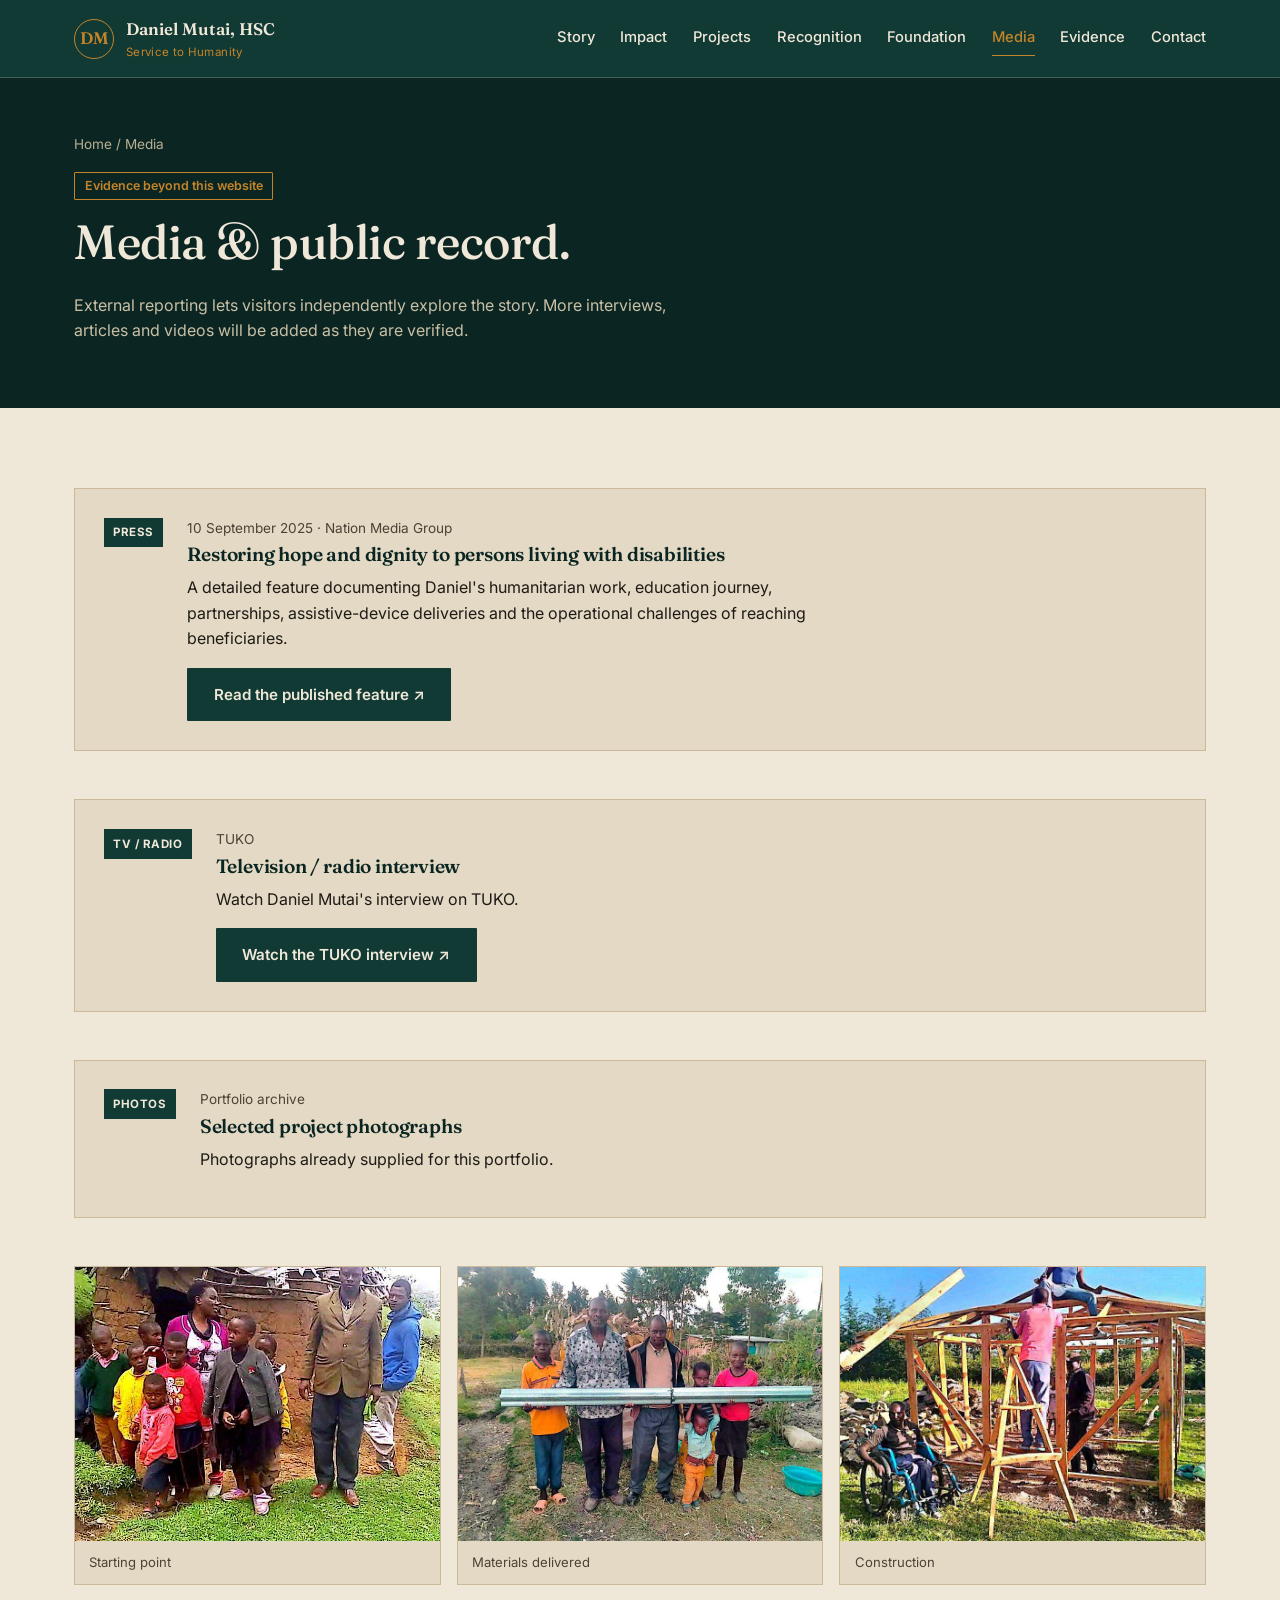
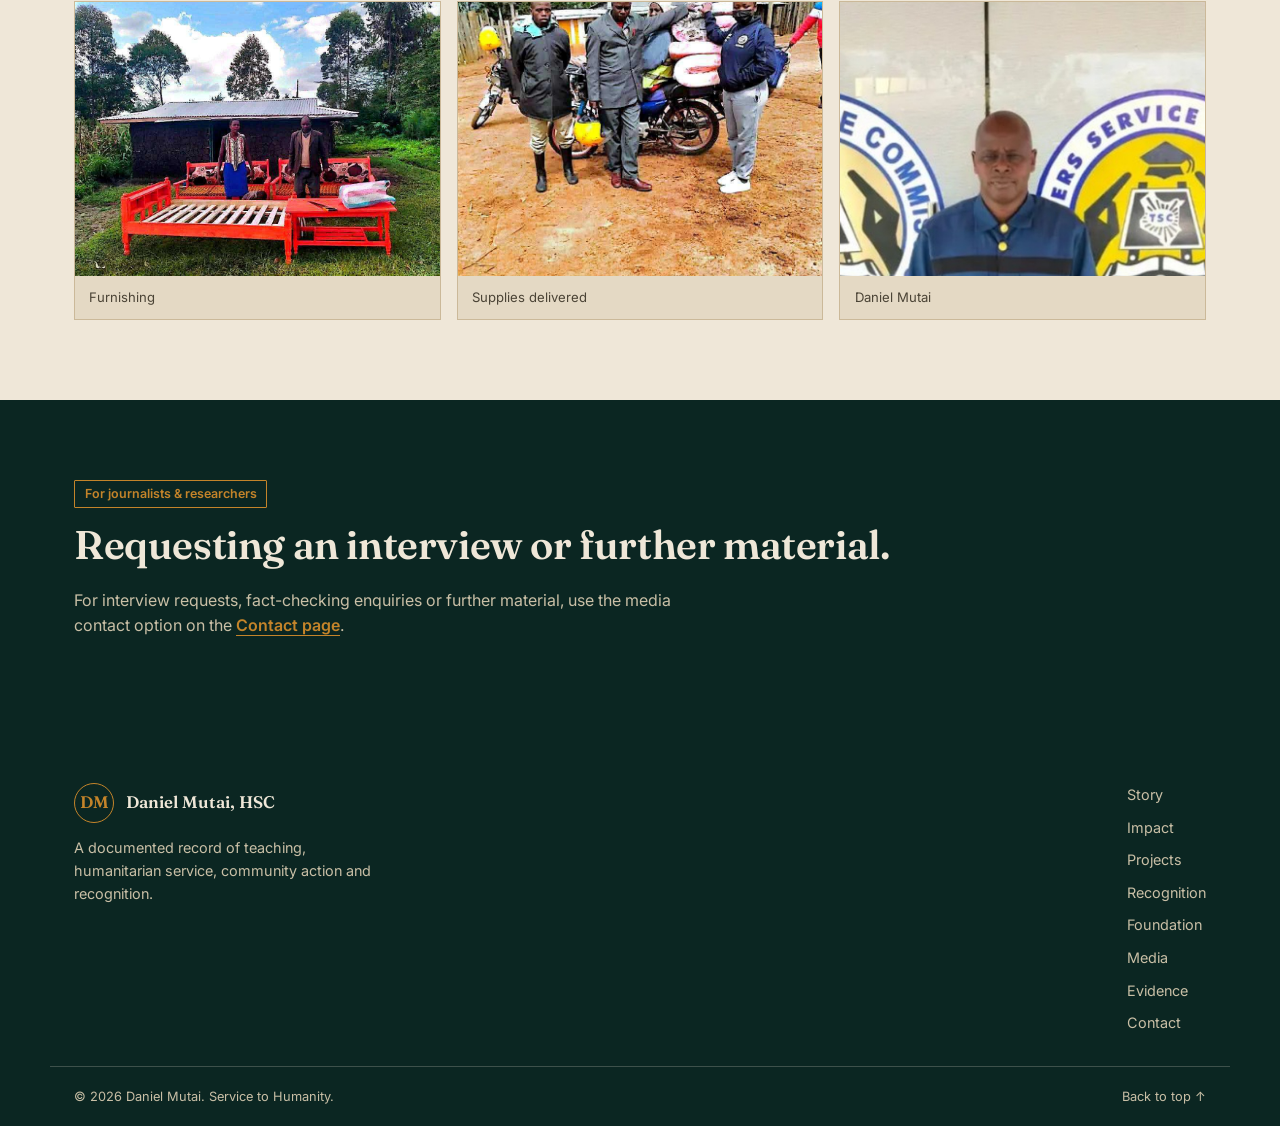
<file: pages/media.html>
<!doctype html>
<html lang="en">
<head>
  <meta charset="utf-8">
  <meta name="viewport" content="width=device-width, initial-scale=1">
  <meta name="description" content="Media coverage and press for Daniel Mutai, HSC, including the Nation Media Group feature on his humanitarian work.">
  <meta name="theme-color" content="#123A34">
  <link rel="canonical" href="media.html">
  <title>Media | Daniel Mutai, HSC</title>
  <link rel="stylesheet" href="../styles.css">
</head>
<body>
  <a class="skip-link" href="#main">Skip to content</a>
  <header class="site-header" id="top">
    <div class="container nav-wrap">
      <a class="brand" href="../index.html" aria-label="Daniel Mutai, HSC — home">
        <span class="brand-mark">DM</span>
        <span class="brand-text"><strong>Daniel Mutai, HSC</strong><small>Service to Humanity</small></span>
      </a>
      <button class="menu-toggle" aria-expanded="false" aria-controls="site-nav" aria-label="Open navigation">☰</button>
      <nav id="site-nav" class="site-nav">
        <a href="story.html">Story</a>
        <a href="impact.html">Impact</a>
        <a href="projects.html">Projects</a>
        <a href="recognition.html">Recognition</a>
        <a href="foundation.html">Foundation</a>
        <a href="media.html">Media</a>
        <a href="evidence.html">Evidence</a>
        <a href="contact.html">Contact</a>
      </nav>
    </div>
  </header>

  <main id="main">
    <section class="page-header">
      <div class="container">
        <p class="breadcrumb"><a href="../index.html">Home</a> / Media</p>
        <p class="tag">Evidence beyond this website</p>
        <h1>Media &amp; public record.</h1>
        <p style="max-width:60ch;color:#C9BFA6;">External reporting lets visitors independently explore the story. More interviews, articles and videos will be added as they are verified.</p>
      </div>
    </section>

    <section class="section">
      <div class="container">
        <div class="media-card">
          <div class="media-badge">PRESS</div>
          <div>
            <p class="media-date">10 September 2025 · Nation Media Group</p>
            <h3>Restoring hope and dignity to persons living with disabilities</h3>
            <p>A detailed feature documenting Daniel's humanitarian work, education journey, partnerships, assistive-device deliveries and the operational challenges of reaching beneficiaries.</p>
            <a class="button button-dark" href="https://nation.africa/kenya/health/restoring-hope-and-dignity-to-persons-living-with-disabilities-5186682" target="_blank" rel="noopener noreferrer">Read the published feature ↗</a>
          </div>
        </div>

        <div class="media-card mt-lg">
          <div class="media-badge">TV / RADIO</div>
          <div>
            <p class="media-date">TUKO</p>
            <h3>Television / radio interview</h3>
            <p>Watch Daniel Mutai's interview on TUKO.</p>
            <a class="button button-dark" href="https://youtu.be/cvfYWlAFJb8?si=KcLG_nCjo7VR-o9A" target="_blank" rel="noopener noreferrer">Watch the TUKO interview ↗</a>
          </div>
        </div>

        <div class="media-card mt-lg">
          <div class="media-badge">PHOTOS</div>
          <div>
            <p class="media-date">Portfolio archive</p>
            <h3>Selected project photographs</h3>
            <p>Photographs already supplied for this portfolio.</p>
          </div>
        </div>
        <div class="photo-grid mt-lg">
          <figure><img src="../projects/shelter-housing/housing-family-visit.jpg" alt="Family standing outside their existing home"><figcaption>Starting point</figcaption></figure>
          <figure><img src="../projects/shelter-housing/housing-roofing-materials.jpg" alt="Roofing materials delivered for the project"><figcaption>Materials delivered</figcaption></figure>
          <figure><img src="../projects/shelter-housing/housing-construction-wheelchair.jpg" alt="Construction of the new home"><figcaption>Construction</figcaption></figure>
          <figure><img src="../projects/shelter-housing/housing-furniture-donation.jpg" alt="Furniture delivered to the completed home"><figcaption>Furnishing</figcaption></figure>
          <figure><img src="../projects/shelter-housing/housing-mattress-delivery.jpg" alt="Mattresses and household supplies being delivered"><figcaption>Supplies delivered</figcaption></figure>
          <figure><img src="../assets/images/daniel-profile.jpg" alt="Daniel Mutai"><figcaption>Daniel Mutai</figcaption></figure>
        </div>
      </div>
    </section>

    <section class="section deep-section">
      <div class="container">
        <p class="tag tag-light">For journalists &amp; researchers</p>
        <h2>Requesting an interview or further material.</h2>
        <p style="max-width:60ch;color:#C9BFA6;">For interview requests, fact-checking enquiries or further material, use the media contact option on the <a class="text-link" style="color:var(--gold);border-color:var(--gold);" href="contact.html">Contact page</a>.</p>
      </div>
    </section>
  </main>

  <footer class="site-footer">
    <div class="container footer-top">
      <div>
        <a class="footer-brand" href="../index.html">
          <span class="brand-mark">DM</span>
          <span class="brand-text"><strong>Daniel Mutai, HSC</strong></span>
        </a>
        <p class="footer-copy">A documented record of teaching, humanitarian service, community action and recognition.</p>
      </div>
      <nav class="footer-links" aria-label="Footer">
        <a href="story.html">Story</a>
        <a href="impact.html">Impact</a>
        <a href="projects.html">Projects</a>
        <a href="recognition.html">Recognition</a>
        <a href="foundation.html">Foundation</a>
        <a href="media.html">Media</a>
        <a href="evidence.html">Evidence</a>
        <a href="contact.html">Contact</a>
      </nav>
    </div>
    <div class="container footer-bottom">
      <span>© <span data-year></span> Daniel Mutai. Service to Humanity.</span>
      <a href="#top">Back to top ↑</a>
    </div>
  </footer>
  <script src="../script.js"></script>
</body>
</html>
</file>
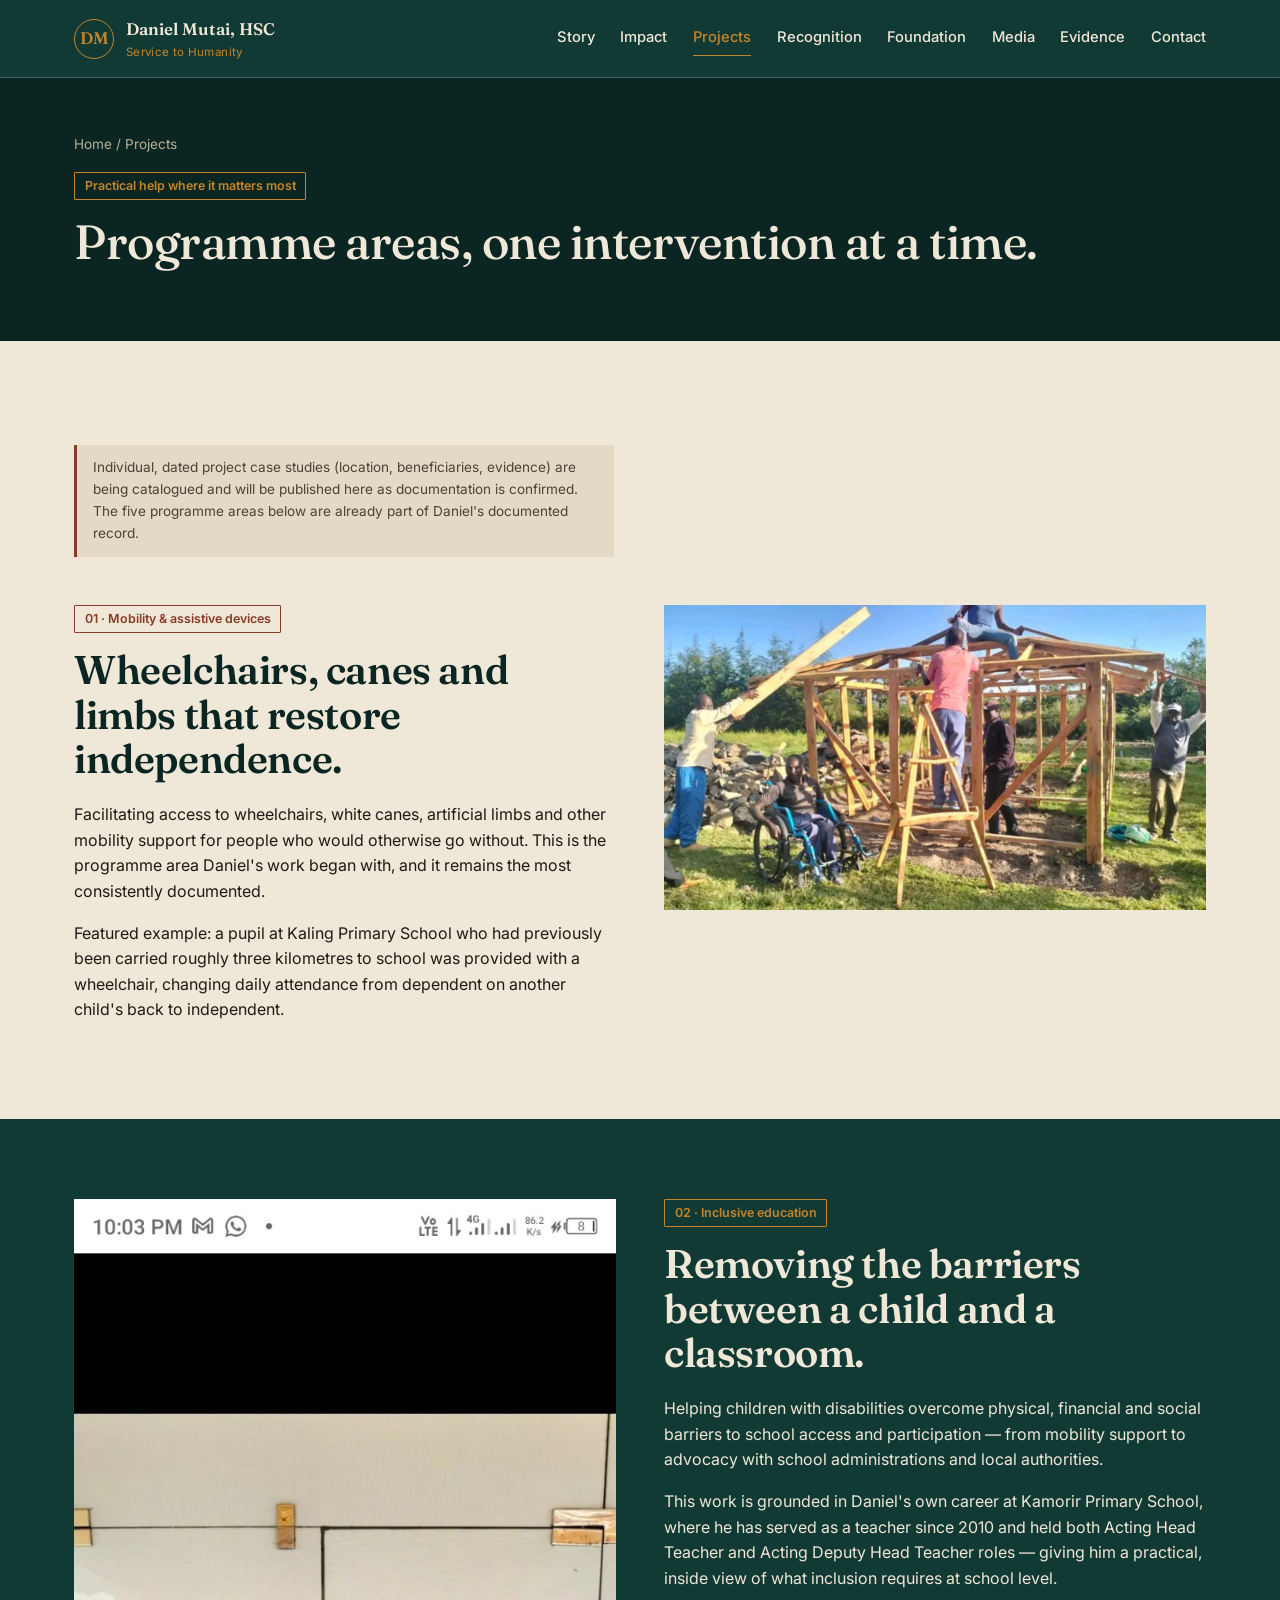
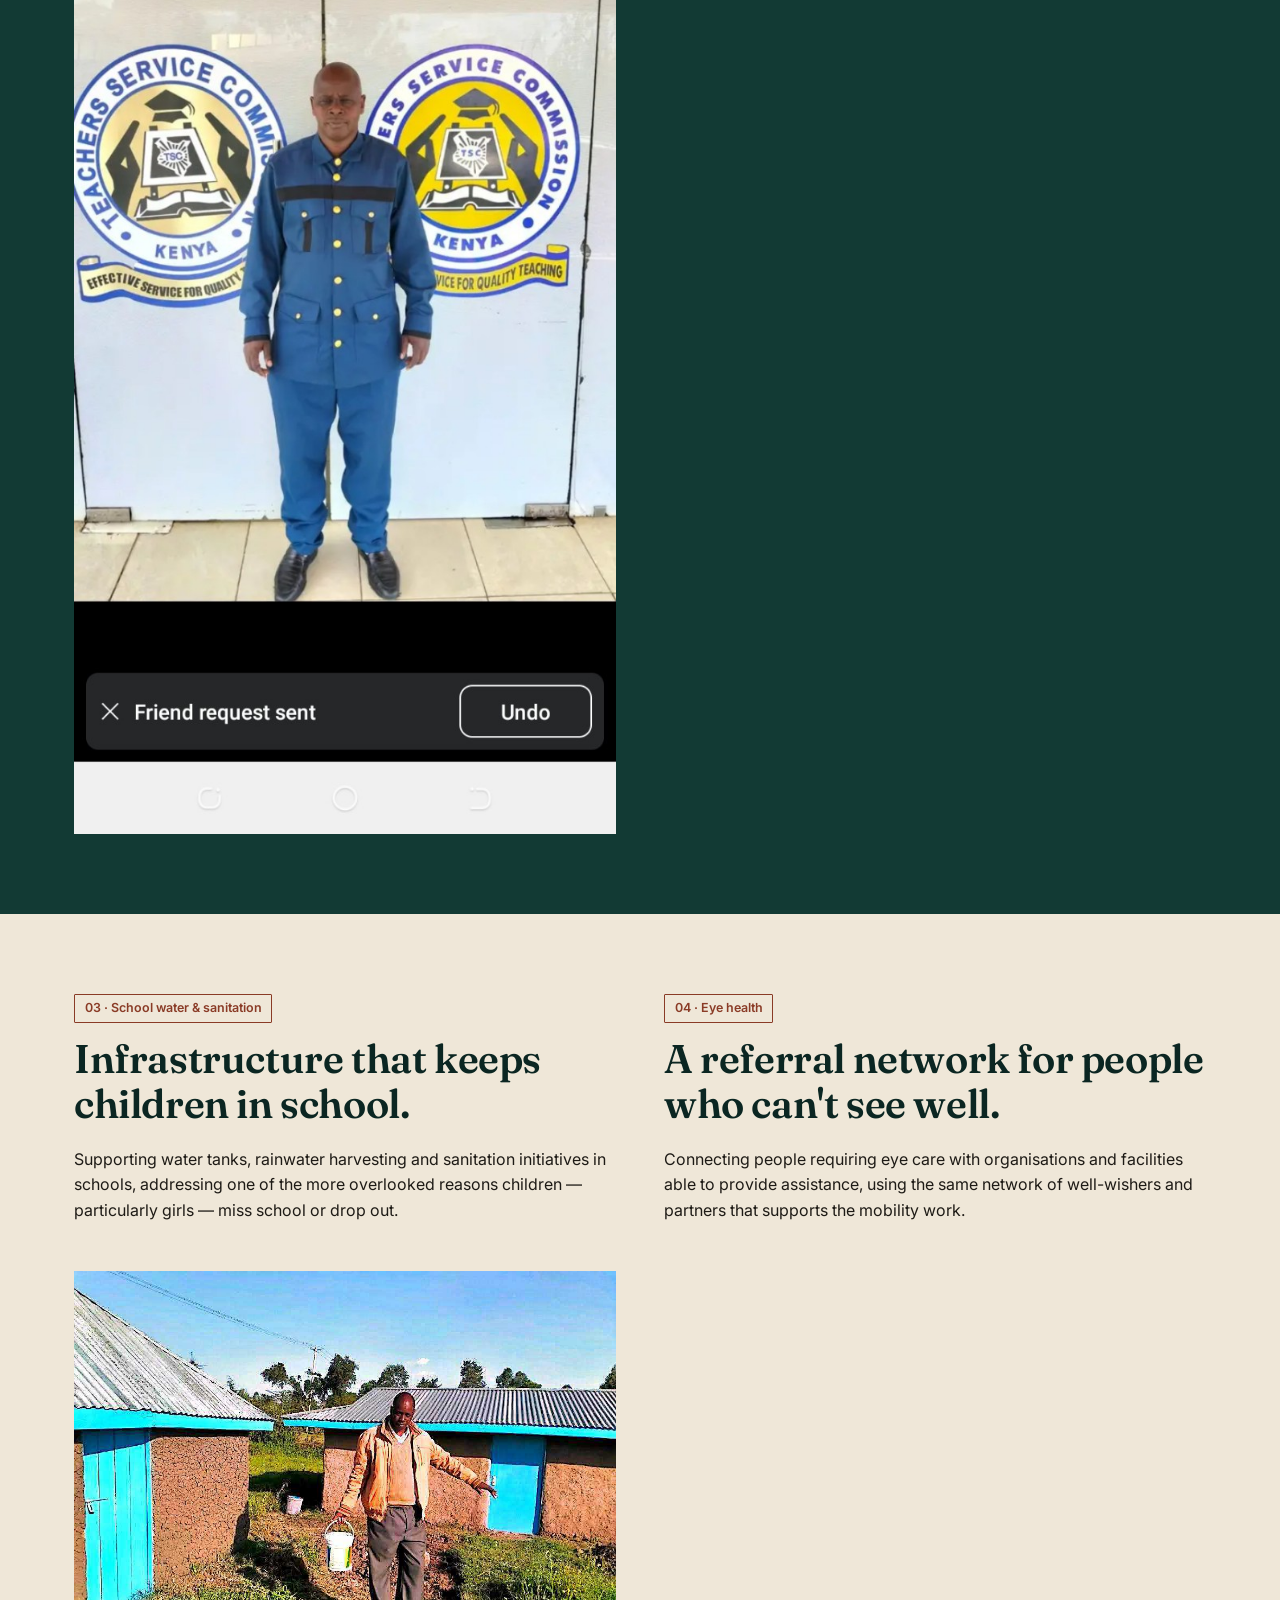
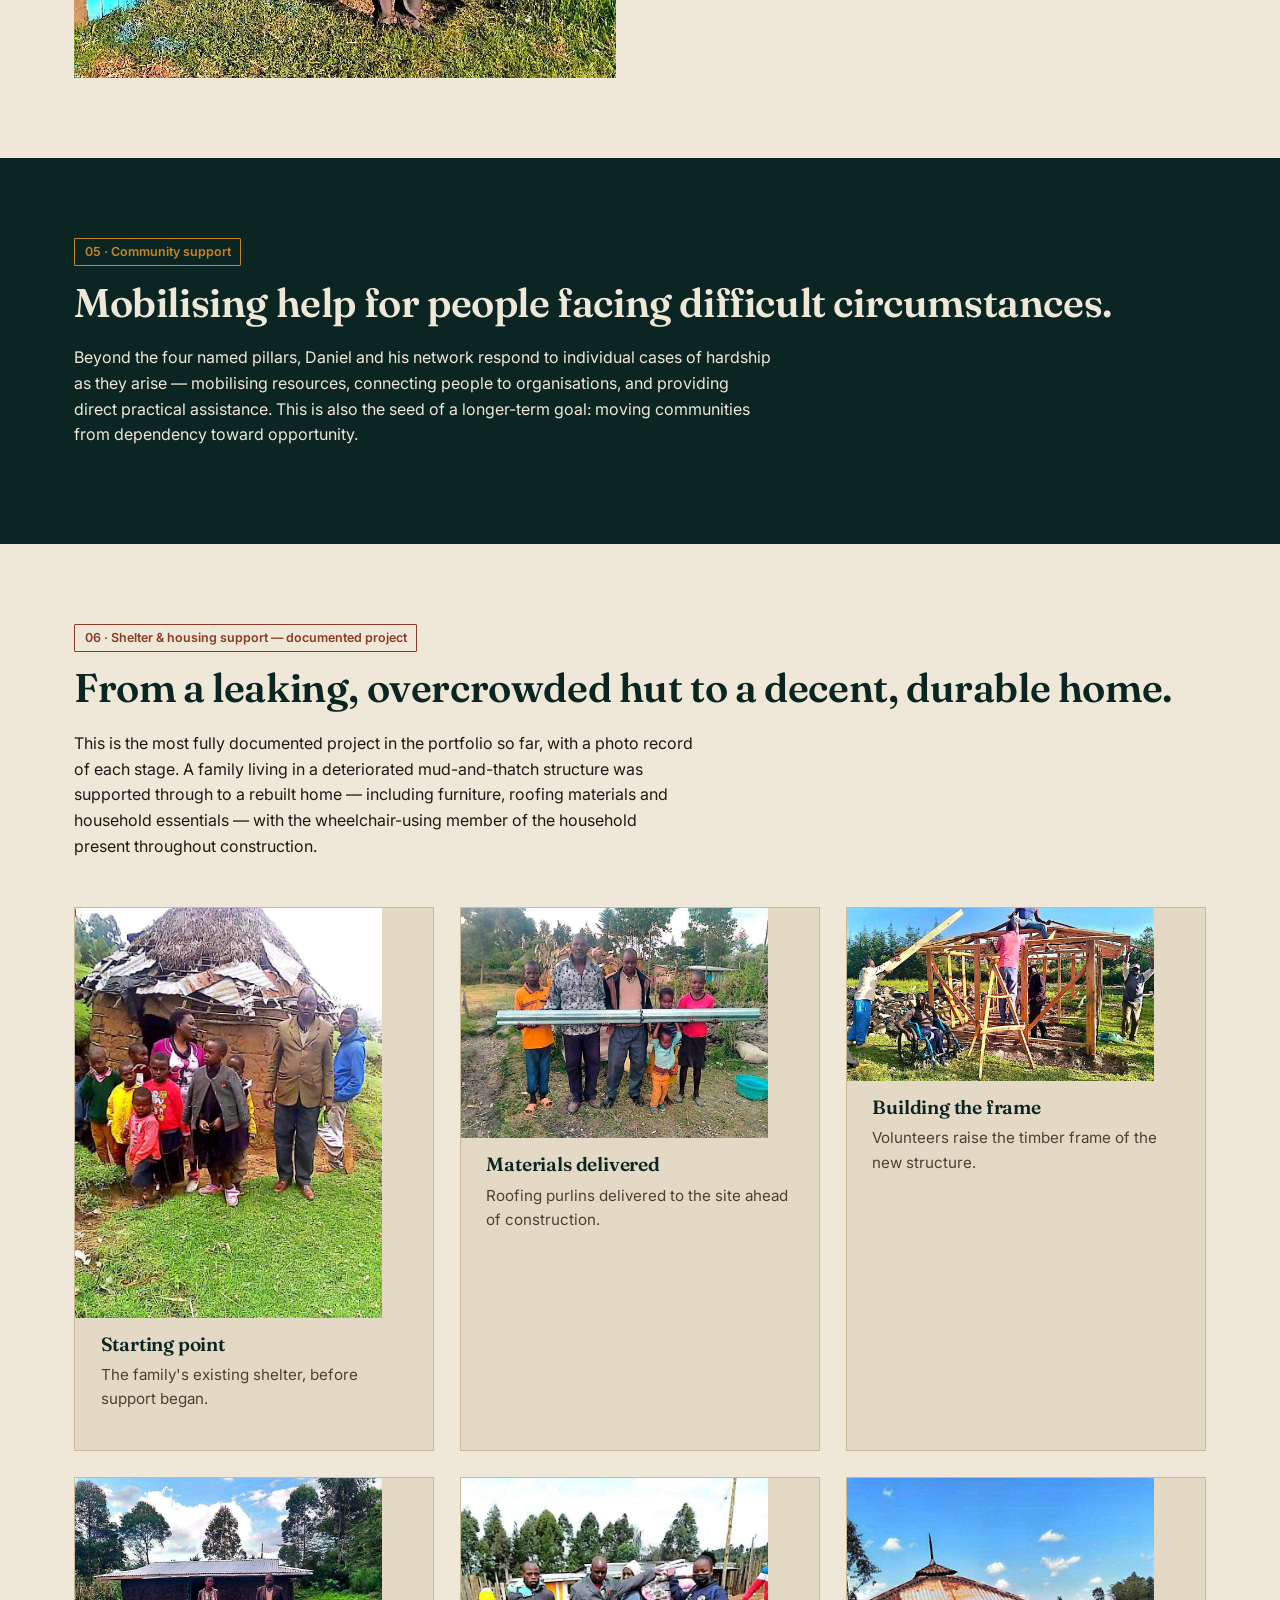
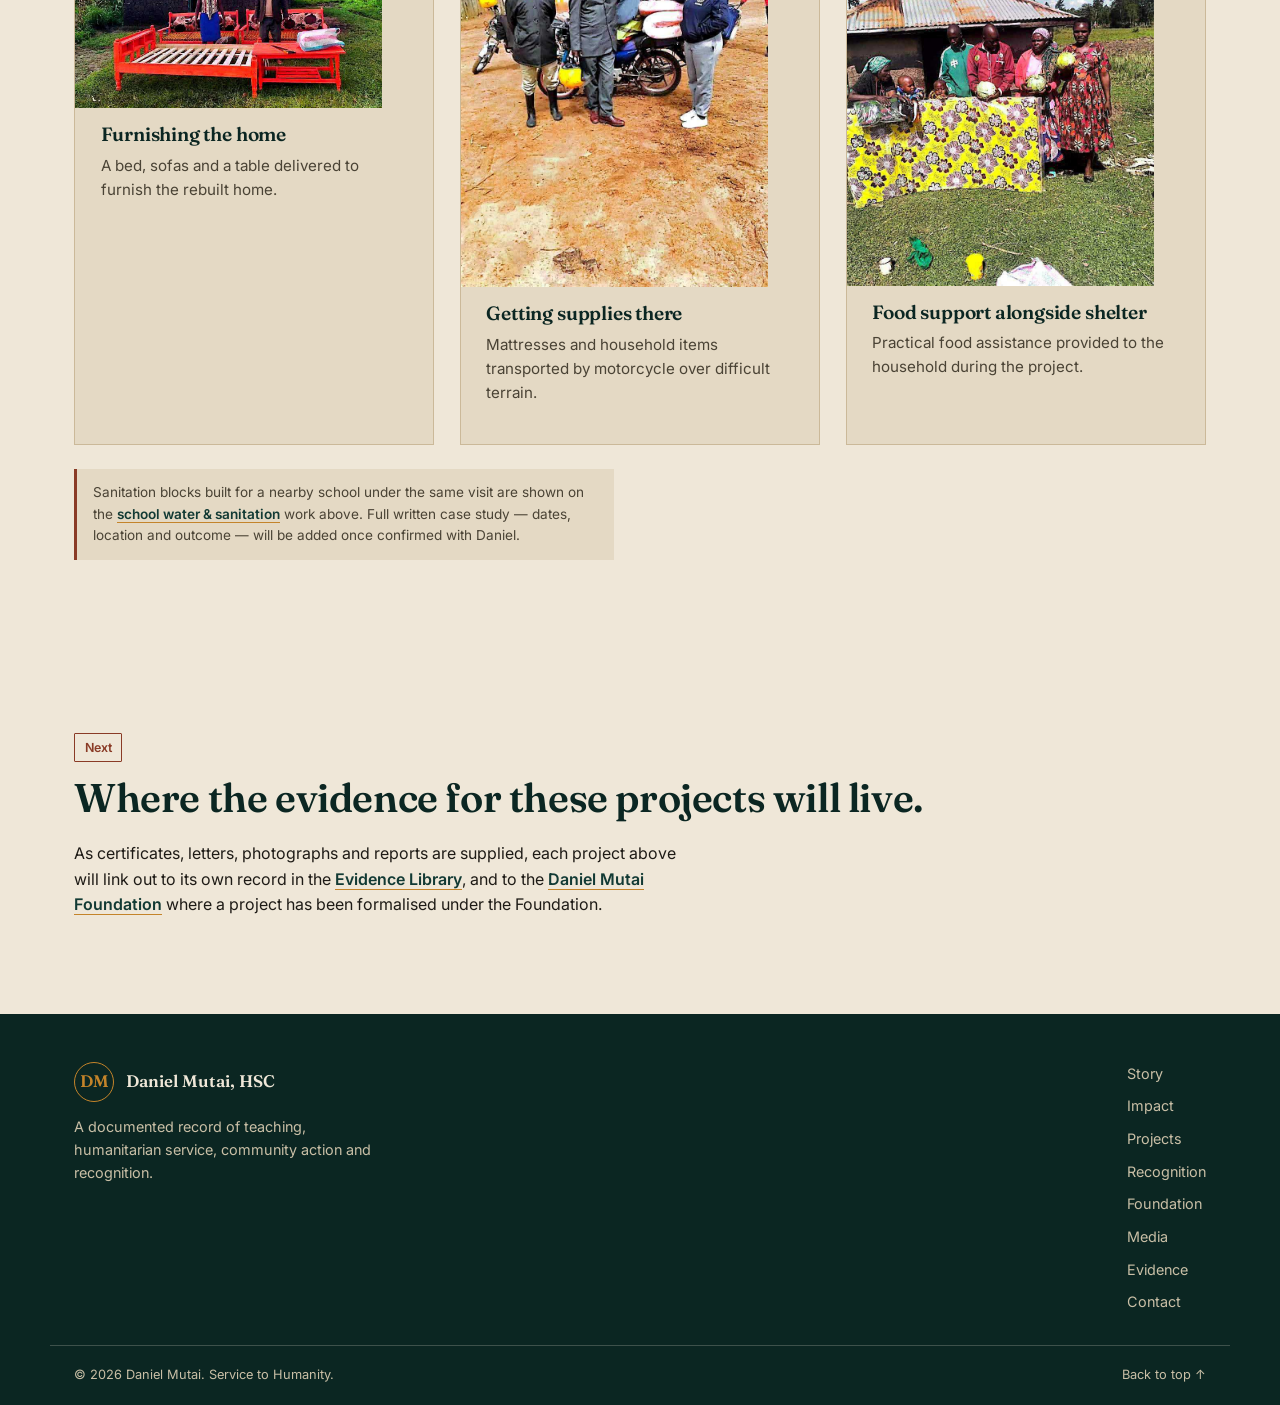
<file: pages/projects.html>
<!doctype html>
<html lang="en">
<head>
  <meta charset="utf-8">
  <meta name="viewport" content="width=device-width, initial-scale=1">
  <meta name="description" content="Projects led or supported by Daniel Mutai, HSC across mobility, inclusive education, school water and sanitation, eye health and community support.">
  <meta name="theme-color" content="#123A34">
  <link rel="canonical" href="projects.html">
  <title>Projects | Daniel Mutai, HSC</title>
  <link rel="stylesheet" href="../styles.css">
</head>
<body>
  <a class="skip-link" href="#main">Skip to content</a>
  <header class="site-header" id="top">
    <div class="container nav-wrap">
      <a class="brand" href="../index.html" aria-label="Daniel Mutai, HSC — home">
        <span class="brand-mark">DM</span>
        <span class="brand-text"><strong>Daniel Mutai, HSC</strong><small>Service to Humanity</small></span>
      </a>
      <button class="menu-toggle" aria-expanded="false" aria-controls="site-nav" aria-label="Open navigation">☰</button>
      <nav id="site-nav" class="site-nav">
        <a href="story.html">Story</a>
        <a href="impact.html">Impact</a>
        <a href="projects.html">Projects</a>
        <a href="recognition.html">Recognition</a>
        <a href="foundation.html">Foundation</a>
        <a href="media.html">Media</a>
        <a href="evidence.html">Evidence</a>
        <a href="contact.html">Contact</a>
      </nav>
    </div>
  </header>

  <main id="main">
    <section class="page-header">
      <div class="container">
        <p class="breadcrumb"><a href="../index.html">Home</a> / Projects</p>
        <p class="tag">Practical help where it matters most</p>
        <h1>Programme areas, one intervention at a time.</h1>
      </div>
    </section>

    <section class="section">
      <div class="container">
        <p class="note">Individual, dated project case studies (location, beneficiaries, evidence) are being catalogued and will be published here as documentation is confirmed. The five programme areas below are already part of Daniel's documented record.</p>

        <div class="two-col mt-lg">
          <div>
            <p class="tag">01 · Mobility &amp; assistive devices</p>
            <h2>Wheelchairs, canes and limbs that restore independence.</h2>
            <p>Facilitating access to wheelchairs, white canes, artificial limbs and other mobility support for people who would otherwise go without. This is the programme area Daniel's work began with, and it remains the most consistently documented.</p>
            <p>Featured example: a pupil at Kaling Primary School who had previously been carried roughly three kilometres to school was provided with a wheelchair, changing daily attendance from dependent on another child's back to independent.</p>
          </div>
          <div class="portrait-frame">
            <img src="../assets/images/hero-community.jpg" alt="Community members supporting a wheelchair user">
          </div>
        </div>
      </div>
    </section>

    <section class="section dark-section">
      <div class="container">
        <div class="two-col">
          <div class="portrait-frame">
            <img src="../assets/images/daniel-tsc.jpg" alt="Daniel Mutai in Teachers Service Commission setting">
          </div>
          <div>
            <p class="tag tag-light">02 · Inclusive education</p>
            <h2>Removing the barriers between a child and a classroom.</h2>
            <p>Helping children with disabilities overcome physical, financial and social barriers to school access and participation — from mobility support to advocacy with school administrations and local authorities.</p>
            <p>This work is grounded in Daniel's own career at Kamorir Primary School, where he has served as a teacher since 2010 and held both Acting Head Teacher and Acting Deputy Head Teacher roles — giving him a practical, inside view of what inclusion requires at school level.</p>
          </div>
        </div>
      </div>
    </section>

    <section class="section" id="water-sanitation">
      <div class="container">
        <div class="two-col">
          <div>
            <p class="tag">03 · School water &amp; sanitation</p>
            <h2>Infrastructure that keeps children in school.</h2>
            <p>Supporting water tanks, rainwater harvesting and sanitation initiatives in schools, addressing one of the more overlooked reasons children — particularly girls — miss school or drop out.</p>
            <div class="portrait-frame mt-lg">
              <img src="../projects/shelter-housing/housing-sanitation-blocks.jpg" alt="Newly built school sanitation blocks with blue doors">
            </div>
          </div>
          <div>
            <p class="tag">04 · Eye health</p>
            <h2>A referral network for people who can't see well.</h2>
            <p>Connecting people requiring eye care with organisations and facilities able to provide assistance, using the same network of well-wishers and partners that supports the mobility work.</p>
          </div>
        </div>
      </div>
    </section>

    <section class="section deep-section">
      <div class="container">
        <p class="tag tag-light">05 · Community support</p>
        <h2>Mobilising help for people facing difficult circumstances.</h2>
        <p style="max-width:70ch;">Beyond the four named pillars, Daniel and his network respond to individual cases of hardship as they arise — mobilising resources, connecting people to organisations, and providing direct practical assistance. This is also the seed of a longer-term goal: moving communities from dependency toward opportunity.</p>
      </div>
    </section>

    <section class="section" id="shelter-housing">
      <div class="container">
        <p class="tag">06 · Shelter &amp; housing support — documented project</p>
        <h2>From a leaking, overcrowded hut to a decent, durable home.</h2>
        <p>This is the most fully documented project in the portfolio so far, with a photo record of each stage. A family living in a deteriorated mud-and-thatch structure was supported through to a rebuilt home — including furniture, roofing materials and household essentials — with the wheelchair-using member of the household present throughout construction.</p>

        <div class="card-grid mt-lg">
          <article class="pillar-card">
            <img src="../projects/shelter-housing/housing-family-visit.jpg" alt="Family standing outside their deteriorated mud-and-thatch home" style="margin:-1.8rem -1.6rem 1rem;width:calc(100% + 3.2rem);height:auto;">
            <h3>Starting point</h3>
            <p>The family's existing shelter, before support began.</p>
          </article>
          <article class="pillar-card">
            <img src="../projects/shelter-housing/housing-roofing-materials.jpg" alt="Family holding roofing purlins delivered for the new structure" style="margin:-1.8rem -1.6rem 1rem;width:calc(100% + 3.2rem);height:auto;">
            <h3>Materials delivered</h3>
            <p>Roofing purlins delivered to the site ahead of construction.</p>
          </article>
          <article class="pillar-card">
            <img src="../projects/shelter-housing/housing-construction-wheelchair.jpg" alt="Volunteers building a timber house frame while a wheelchair user looks on" style="margin:-1.8rem -1.6rem 1rem;width:calc(100% + 3.2rem);height:auto;">
            <h3>Building the frame</h3>
            <p>Volunteers raise the timber frame of the new structure.</p>
          </article>
          <article class="pillar-card">
            <img src="../projects/shelter-housing/housing-furniture-donation.jpg" alt="Couple standing beside newly delivered bed and sofa furniture" style="margin:-1.8rem -1.6rem 1rem;width:calc(100% + 3.2rem);height:auto;">
            <h3>Furnishing the home</h3>
            <p>A bed, sofas and a table delivered to furnish the rebuilt home.</p>
          </article>
          <article class="pillar-card">
            <img src="../projects/shelter-housing/housing-mattress-delivery.jpg" alt="Team delivering mattresses by motorcycle to the community" style="margin:-1.8rem -1.6rem 1rem;width:calc(100% + 3.2rem);height:auto;">
            <h3>Getting supplies there</h3>
            <p>Mattresses and household items transported by motorcycle over difficult terrain.</p>
          </article>
          <article class="pillar-card">
            <img src="../projects/shelter-housing/housing-food-support.jpg" alt="Community members with a family holding vegetables at a market table" style="margin:-1.8rem -1.6rem 1rem;width:calc(100% + 3.2rem);height:auto;">
            <h3>Food support alongside shelter</h3>
            <p>Practical food assistance provided to the household during the project.</p>
          </article>
        </div>
        <p class="note">Sanitation blocks built for a nearby school under the same visit are shown on the <a class="text-link" href="../pages/projects.html#water-sanitation">school water &amp; sanitation</a> work above. Full written case study — dates, location and outcome — will be added once confirmed with Daniel.</p>
      </div>
    </section>

    <section class="section">
      <div class="container">
        <p class="tag">Next</p>
        <h2>Where the evidence for these projects will live.</h2>
        <p>As certificates, letters, photographs and reports are supplied, each project above will link out to its own record in the <a class="text-link" href="evidence.html">Evidence Library</a>, and to the <a class="text-link" href="foundation.html">Daniel Mutai Foundation</a> where a project has been formalised under the Foundation.</p>
      </div>
    </section>
  </main>

  <footer class="site-footer">
    <div class="container footer-top">
      <div>
        <a class="footer-brand" href="../index.html">
          <span class="brand-mark">DM</span>
          <span class="brand-text"><strong>Daniel Mutai, HSC</strong></span>
        </a>
        <p class="footer-copy">A documented record of teaching, humanitarian service, community action and recognition.</p>
      </div>
      <nav class="footer-links" aria-label="Footer">
        <a href="story.html">Story</a>
        <a href="impact.html">Impact</a>
        <a href="projects.html">Projects</a>
        <a href="recognition.html">Recognition</a>
        <a href="foundation.html">Foundation</a>
        <a href="media.html">Media</a>
        <a href="evidence.html">Evidence</a>
        <a href="contact.html">Contact</a>
      </nav>
    </div>
    <div class="container footer-bottom">
      <span>© <span data-year></span> Daniel Mutai. Service to Humanity.</span>
      <a href="#top">Back to top ↑</a>
    </div>
  </footer>
  <script src="../script.js"></script>
</body>
</html>
</file>
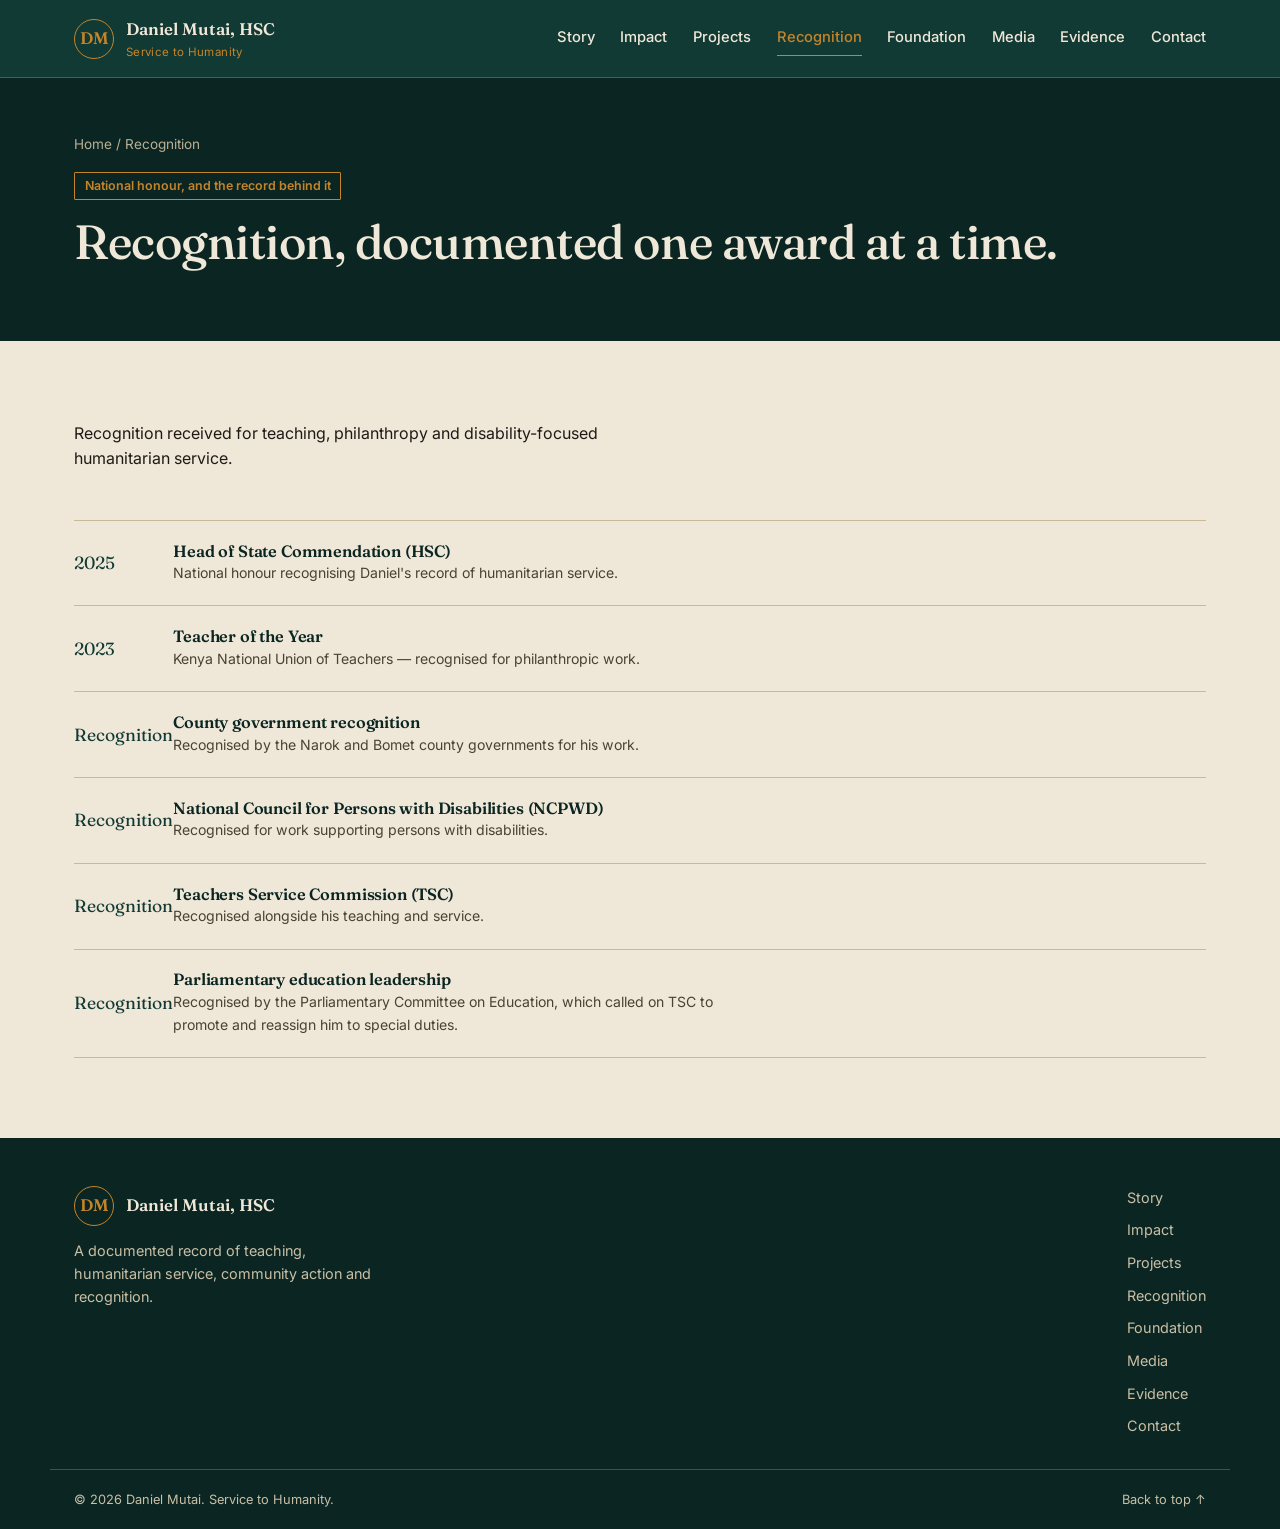
<file: pages/recognition.html>
<!doctype html>
<html lang="en">
<head>
  <meta charset="utf-8">
  <meta name="viewport" content="width=device-width, initial-scale=1">
  <meta name="description" content="The recognition record of Daniel Mutai, HSC — Head of State Commendation, Teacher of the Year, and county, NCPWD and TSC recognition.">
  <meta name="theme-color" content="#123A34">
  <link rel="canonical" href="recognition.html">
  <title>Recognition | Daniel Mutai, HSC</title>
  <link rel="stylesheet" href="../styles.css">
</head>
<body>
  <a class="skip-link" href="#main">Skip to content</a>
  <header class="site-header" id="top">
    <div class="container nav-wrap">
      <a class="brand" href="../index.html" aria-label="Daniel Mutai, HSC — home">
        <span class="brand-mark">DM</span>
        <span class="brand-text"><strong>Daniel Mutai, HSC</strong><small>Service to Humanity</small></span>
      </a>
      <button class="menu-toggle" aria-expanded="false" aria-controls="site-nav" aria-label="Open navigation">☰</button>
      <nav id="site-nav" class="site-nav">
        <a href="story.html">Story</a>
        <a href="impact.html">Impact</a>
        <a href="projects.html">Projects</a>
        <a href="recognition.html">Recognition</a>
        <a href="foundation.html">Foundation</a>
        <a href="media.html">Media</a>
        <a href="evidence.html">Evidence</a>
        <a href="contact.html">Contact</a>
      </nav>
    </div>
  </header>

  <main id="main">
    <section class="page-header">
      <div class="container">
        <p class="breadcrumb"><a href="../index.html">Home</a> / Recognition</p>
        <p class="tag">National honour, and the record behind it</p>
        <h1>Recognition, documented one award at a time.</h1>
      </div>
    </section>

    <section class="section">
      <div class="container">
        <p>Recognition received for teaching, philanthropy and disability-focused humanitarian service.</p>

        <div class="award-list mt-lg">
          <div class="award-row">
            <span class="year">2025</span>
            <div>
              <h3>Head of State Commendation (HSC)</h3>
              <p>National honour recognising Daniel's record of humanitarian service.</p>
            </div>
          </div>
          <div class="award-row">
            <span class="year">2023</span>
            <div>
              <h3>Teacher of the Year</h3>
              <p>Kenya National Union of Teachers — recognised for philanthropic work.</p>
            </div>
          </div>
          <div class="award-row">
            <span class="year">Recognition</span>
            <div>
              <h3>County government recognition</h3>
              <p>Recognised by the Narok and Bomet county governments for his work.</p>
            </div>
          </div>
          <div class="award-row">
            <span class="year">Recognition</span>
            <div>
              <h3>National Council for Persons with Disabilities (NCPWD)</h3>
              <p>Recognised for work supporting persons with disabilities.</p>
            </div>
          </div>
          <div class="award-row">
            <span class="year">Recognition</span>
            <div>
              <h3>Teachers Service Commission (TSC)</h3>
              <p>Recognised alongside his teaching and service.</p>
            </div>
          </div>
          <div class="award-row">
            <span class="year">Recognition</span>
            <div>
              <h3>Parliamentary education leadership</h3>
              <p>Recognised by the Parliamentary Committee on Education, which called on TSC to promote and reassign him to special duties.</p>
            </div>
          </div>
        </div>
      </div>
    </section>

  </main>

  <footer class="site-footer">
    <div class="container footer-top">
      <div>
        <a class="footer-brand" href="../index.html">
          <span class="brand-mark">DM</span>
          <span class="brand-text"><strong>Daniel Mutai, HSC</strong></span>
        </a>
        <p class="footer-copy">A documented record of teaching, humanitarian service, community action and recognition.</p>
      </div>
      <nav class="footer-links" aria-label="Footer">
        <a href="story.html">Story</a>
        <a href="impact.html">Impact</a>
        <a href="projects.html">Projects</a>
        <a href="recognition.html">Recognition</a>
        <a href="foundation.html">Foundation</a>
        <a href="media.html">Media</a>
        <a href="evidence.html">Evidence</a>
        <a href="contact.html">Contact</a>
      </nav>
    </div>
    <div class="container footer-bottom">
      <span>© <span data-year></span> Daniel Mutai. Service to Humanity.</span>
      <a href="#top">Back to top ↑</a>
    </div>
  </footer>
  <script src="../script.js"></script>
</body>
</html>
</file>
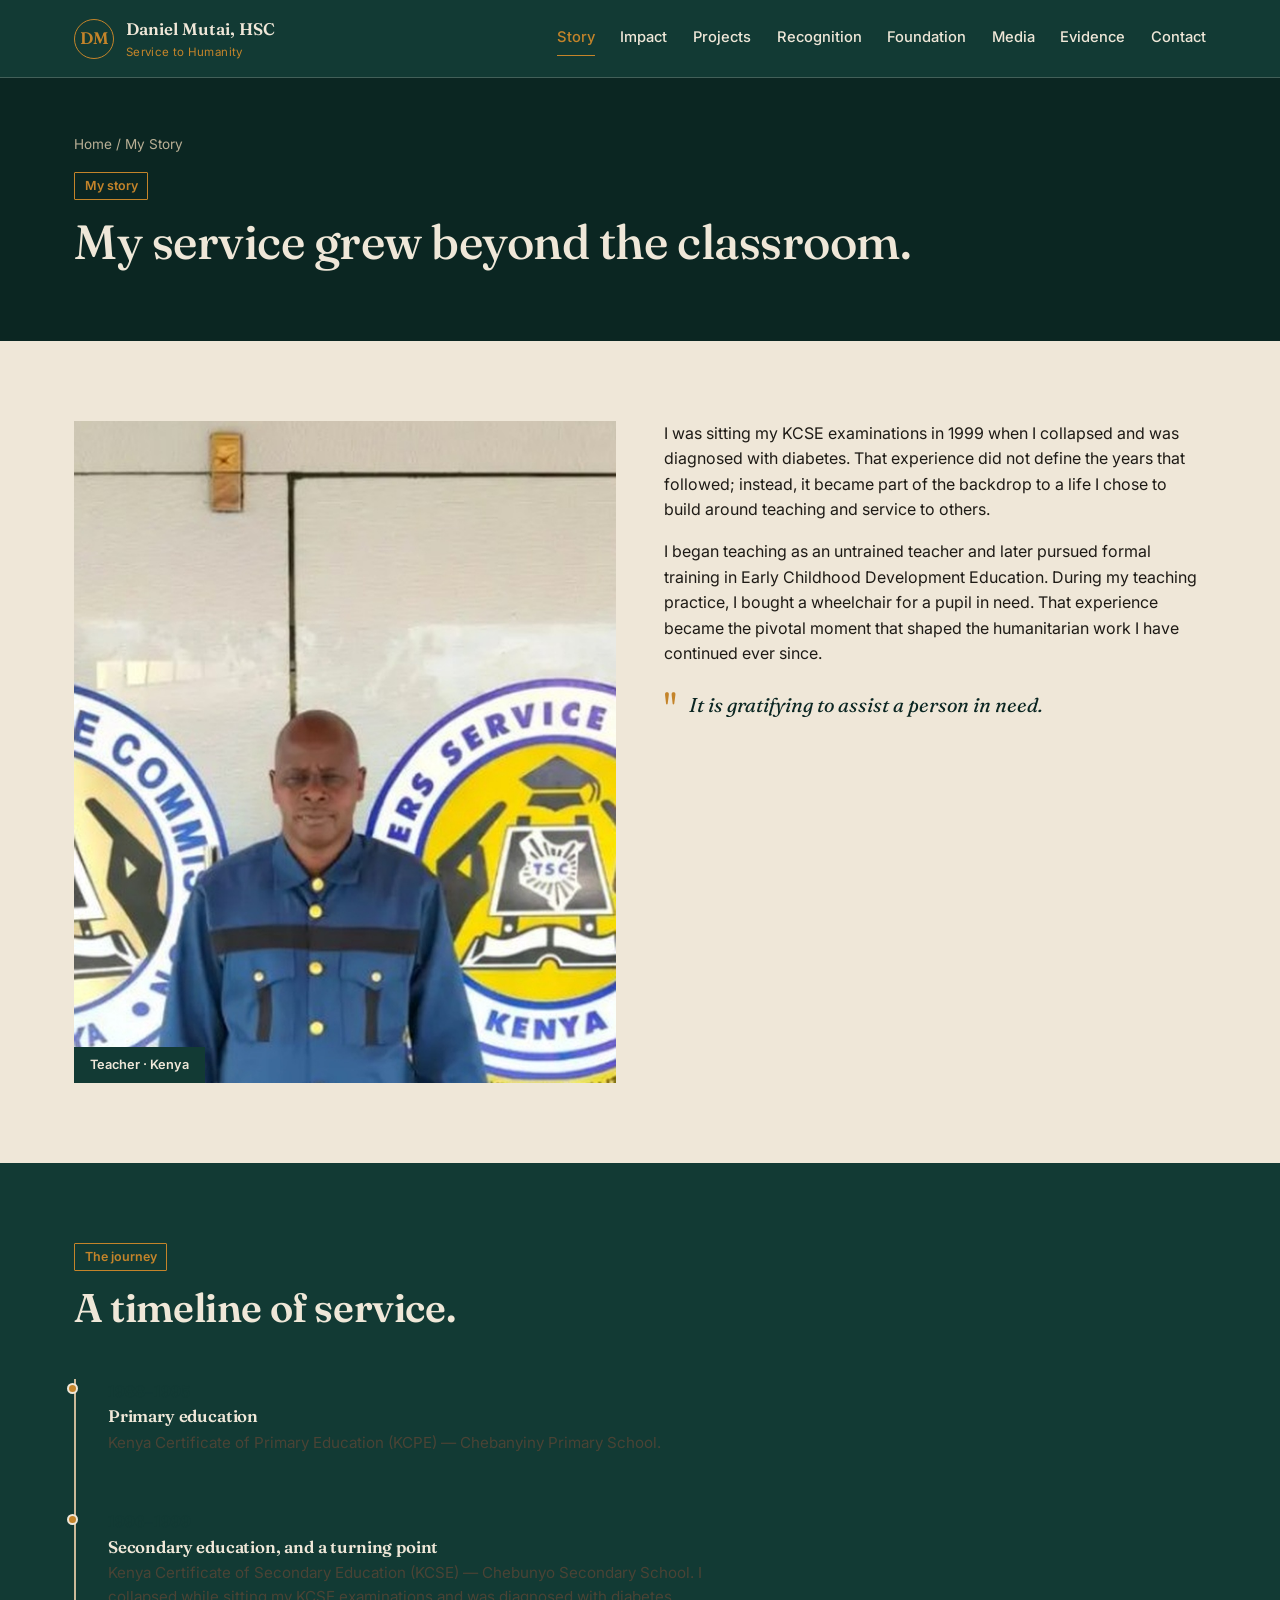
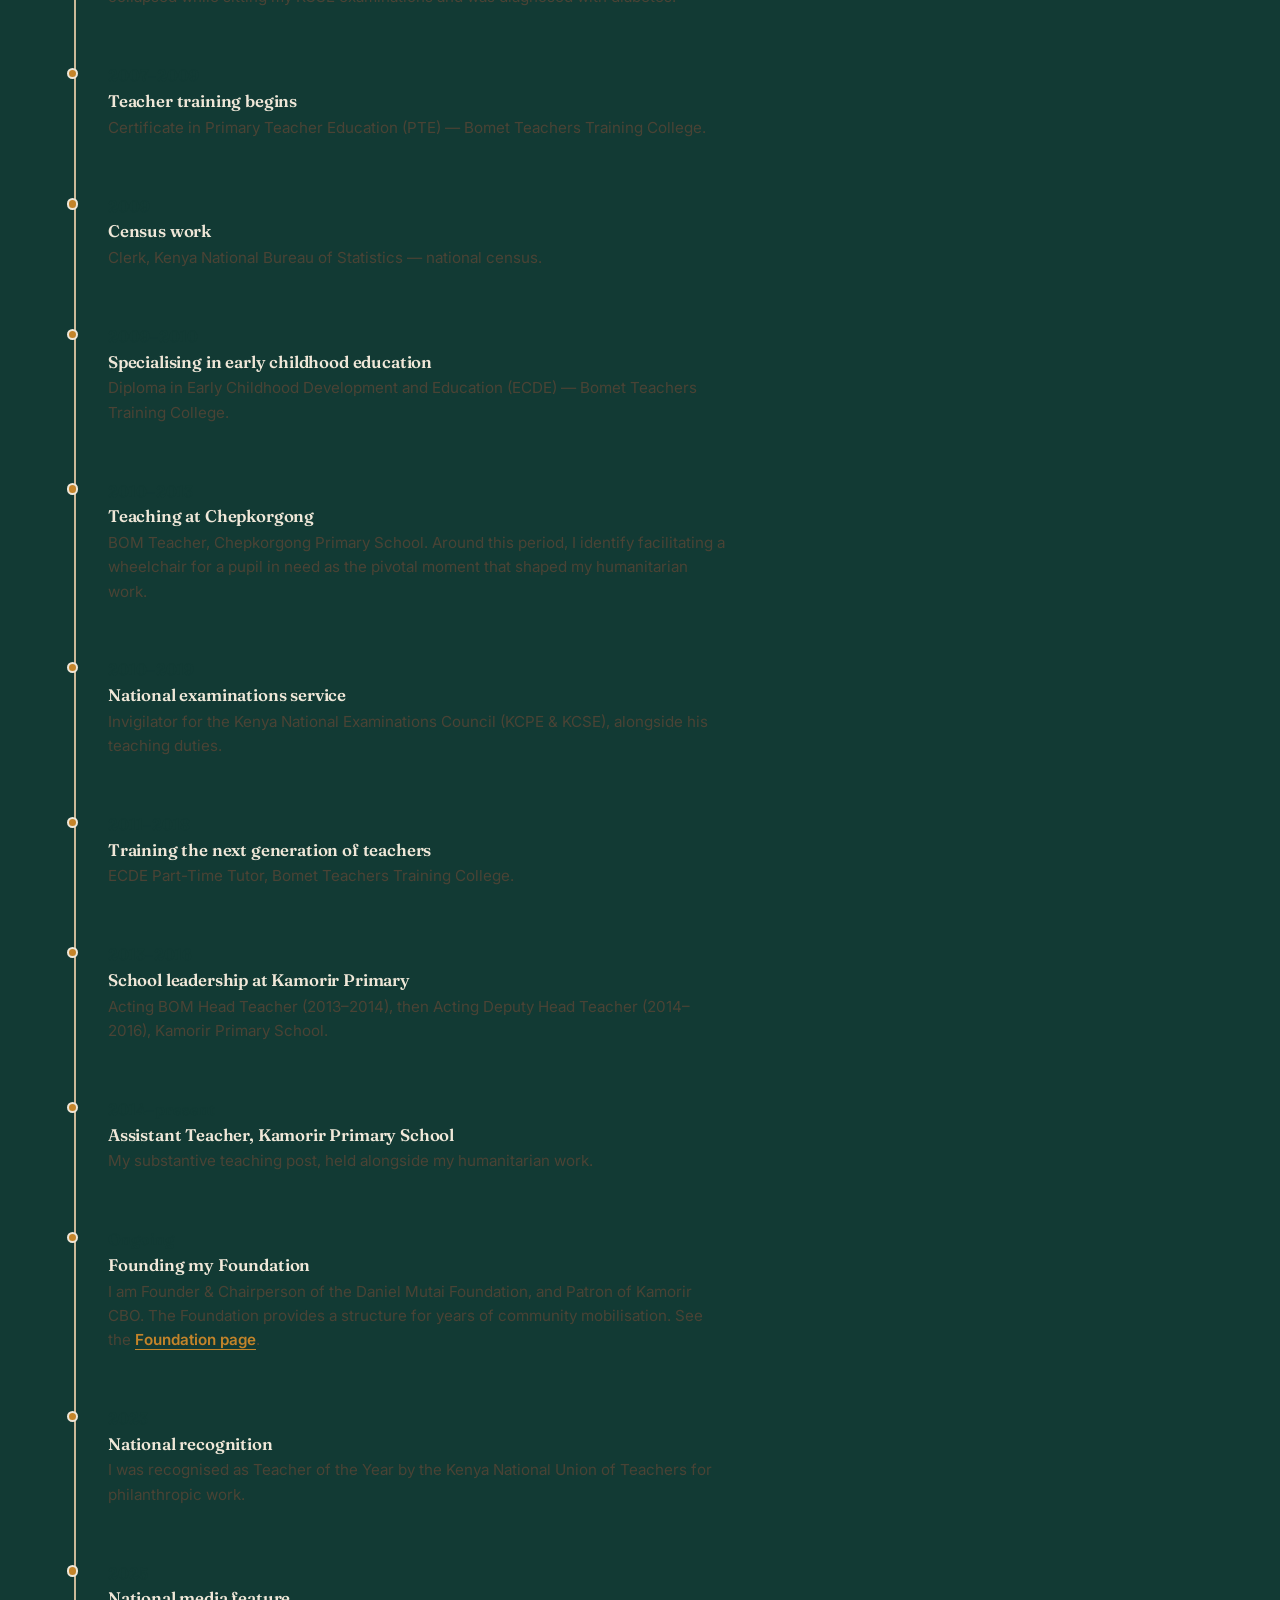
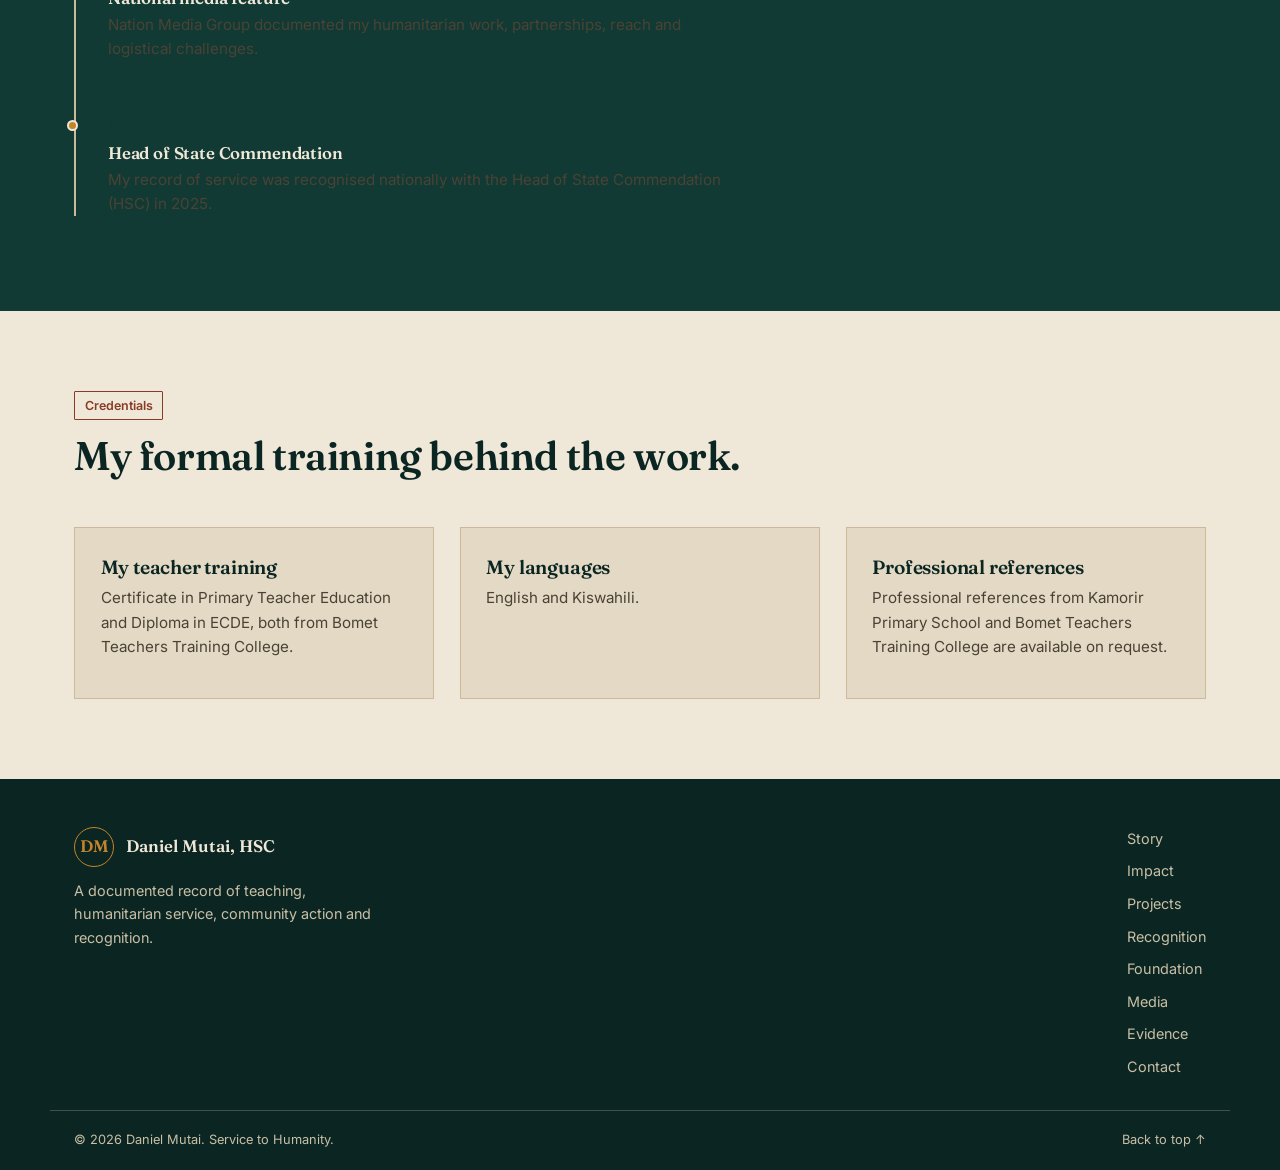
<file: pages/story.html>
<!doctype html>
<html lang="en">
<head>
  <meta charset="utf-8">
  <meta name="viewport" content="width=device-width, initial-scale=1">
  <meta name="description" content="The story of Daniel Mutai, HSC — from a diabetes diagnosis during his KCSE exams to 18+ years of teaching and humanitarian service across Kenya.">
  <meta name="theme-color" content="#123A34">
  <link rel="canonical" href="story.html">
  <title>My Story | Daniel Mutai, HSC</title>
  <link rel="stylesheet" href="../styles.css">
</head>
<body>
  <a class="skip-link" href="#main">Skip to content</a>
  <header class="site-header" id="top">
    <div class="container nav-wrap">
      <a class="brand" href="../index.html" aria-label="Daniel Mutai, HSC — home">
        <span class="brand-mark">DM</span>
        <span class="brand-text"><strong>Daniel Mutai, HSC</strong><small>Service to Humanity</small></span>
      </a>
      <button class="menu-toggle" aria-expanded="false" aria-controls="site-nav" aria-label="Open navigation">☰</button>
      <nav id="site-nav" class="site-nav">
        <a href="story.html">Story</a>
        <a href="impact.html">Impact</a>
        <a href="projects.html">Projects</a>
        <a href="recognition.html">Recognition</a>
        <a href="foundation.html">Foundation</a>
        <a href="media.html">Media</a>
        <a href="evidence.html">Evidence</a>
        <a href="contact.html">Contact</a>
      </nav>
    </div>
  </header>

  <main id="main">
    <section class="page-header">
      <div class="container">
        <p class="breadcrumb"><a href="../index.html">Home</a> / My Story</p>
        <p class="tag">My story</p>
        <h1>My service grew beyond the classroom.</h1>
      </div>
    </section>

    <section class="section">
      <div class="container two-col">
        <div class="portrait-frame">
          <img src="../assets/images/daniel-profile.jpg" alt="Daniel Mutai in Teachers Service Commission uniform">
          <div class="portrait-caption">Teacher · Kenya</div>
        </div>
        <div>
          <p>I was sitting my KCSE examinations in 1999 when I collapsed and was diagnosed with diabetes. That experience did not define the years that followed; instead, it became part of the backdrop to a life I chose to build around teaching and service to others.</p>
          <p>I began teaching as an untrained teacher and later pursued formal training in Early Childhood Development Education. During my teaching practice, I bought a wheelchair for a pupil in need. That experience became the pivotal moment that shaped the humanitarian work I have continued ever since.</p>
          <div class="quote">
            <span>"</span>
            <p>It is gratifying to assist a person in need.</p>
          </div>
        </div>
      </div>
    </section>

    <section class="section dark-section">
      <div class="container">
        <p class="tag tag-light">The journey</p>
        <h2>A timeline of service.</h2>
        <div class="timeline mt-lg">
          <article>
            <span class="year">1988–1995</span>
            <h3>Primary education</h3>
            <p>Kenya Certificate of Primary Education (KCPE) — Chebanyiny Primary School.</p>
          </article>
          <article>
            <span class="year">1996–1999</span>
            <h3>Secondary education, and a turning point</h3>
            <p>Kenya Certificate of Secondary Education (KCSE) — Chebunyo Secondary School. I collapsed while sitting my KCSE examinations and was diagnosed with diabetes.</p>
          </article>
          <article>
            <span class="year">2007–2009</span>
            <h3>Teacher training begins</h3>
            <p>Certificate in Primary Teacher Education (PTE) — Bomet Teachers Training College.</p>
          </article>
          <article>
            <span class="year">2009</span>
            <h3>Census work</h3>
            <p>Clerk, Kenya National Bureau of Statistics — national census.</p>
          </article>
          <article>
            <span class="year">2009–2010</span>
            <h3>Specialising in early childhood education</h3>
            <p>Diploma in Early Childhood Development and Education (ECDE) — Bomet Teachers Training College.</p>
          </article>
          <article>
            <span class="year">2010–2013</span>
            <h3>Teaching at Chepkorgong</h3>
            <p>BOM Teacher, Chepkorgong Primary School. Around this period, I identify facilitating a wheelchair for a pupil in need as the pivotal moment that shaped my humanitarian work.</p>
          </article>
          <article>
            <span class="year">2010–2019</span>
            <h3>National examinations service</h3>
            <p>Invigilator for the Kenya National Examinations Council (KCPE &amp; KCSE), alongside his teaching duties.</p>
          </article>
          <article>
            <span class="year">2011–2018</span>
            <h3>Training the next generation of teachers</h3>
            <p>ECDE Part-Time Tutor, Bomet Teachers Training College.</p>
          </article>
          <article>
            <span class="year">2013–2016</span>
            <h3>School leadership at Kamorir Primary</h3>
            <p>Acting BOM Head Teacher (2013–2014), then Acting Deputy Head Teacher (2014–2016), Kamorir Primary School.</p>
          </article>
          <article>
            <span class="year">2014–present</span>
            <h3>Assistant Teacher, Kamorir Primary School</h3>
            <p>My substantive teaching post, held alongside my humanitarian work.</p>
          </article>
          <article>
            <span class="year">Ongoing</span>
            <h3>Founding my Foundation</h3>
            <p>I am Founder &amp; Chairperson of the Daniel Mutai Foundation, and Patron of Kamorir CBO. The Foundation provides a structure for years of community mobilisation. See the <a class="text-link" style="color:var(--gold);border-color:var(--gold);" href="foundation.html">Foundation page</a>.</p>
          </article>
          <article>
            <span class="year">2023</span>
            <h3>National recognition</h3>
            <p>I was recognised as Teacher of the Year by the Kenya National Union of Teachers for philanthropic work.</p>
          </article>
          <article>
            <span class="year">2025</span>
            <h3>National media feature</h3>
            <p>Nation Media Group documented my humanitarian work, partnerships, reach and logistical challenges.</p>
          </article>
          <article>
            <span class="year">2025</span>
            <h3>Head of State Commendation</h3>
            <p>My record of service was recognised nationally with the Head of State Commendation (HSC) in 2025.</p>
          </article>
        </div>
      </div>
    </section>

    <section class="section">
      <div class="container">
        <p class="tag">Credentials</p>
        <h2>My formal training behind the work.</h2>
        <div class="card-grid mt-lg">
          <article class="pillar-card">
            <h3>My teacher training</h3>
            <p>Certificate in Primary Teacher Education and Diploma in ECDE, both from Bomet Teachers Training College.</p>
          </article>
          <article class="pillar-card">
            <h3>My languages</h3>
            <p>English and Kiswahili.</p>
          </article>
          <article class="pillar-card">
            <h3>Professional references</h3>
            <p>Professional references from Kamorir Primary School and Bomet Teachers Training College are available on request.</p>
          </article>
        </div>
      </div>
    </section>

  </main>

  <footer class="site-footer">
    <div class="container footer-top">
      <div>
        <a class="footer-brand" href="../index.html">
          <span class="brand-mark">DM</span>
          <span class="brand-text"><strong>Daniel Mutai, HSC</strong></span>
        </a>
        <p class="footer-copy">A documented record of teaching, humanitarian service, community action and recognition.</p>
      </div>
      <nav class="footer-links" aria-label="Footer">
        <a href="story.html">Story</a>
        <a href="impact.html">Impact</a>
        <a href="projects.html">Projects</a>
        <a href="recognition.html">Recognition</a>
        <a href="foundation.html">Foundation</a>
        <a href="media.html">Media</a>
        <a href="evidence.html">Evidence</a>
        <a href="contact.html">Contact</a>
      </nav>
    </div>
    <div class="container footer-bottom">
      <span>© <span data-year></span> Daniel Mutai. Service to Humanity.</span>
      <a href="#top">Back to top ↑</a>
    </div>
  </footer>
  <script src="../script.js"></script>
</body>
</html>
</file>
<file: styles.css>
/* ============================================================
   DANIEL MUTAI, HSC — Impact Portfolio
   Design tokens
   ------------------------------------------------------------
   Palette:
     --ink        #1E1B16  warm charcoal (body text)
     --paper      #EFE7D8  warm limestone (page background)
     --paper-deep #E4D9C4  deeper limestone (panels/cards)
     --pine       #123A34  deep pine green (primary / header / footer)
     --pine-deep  #0B2622  darker pine (hover states)
     --gold       #C4842A  marigold gold (primary accent — honour, textile)
     --rust       #8A3B26  brick rust (secondary accent — used sparingly,
                                        recognition / evidence markers)
     --line       #CBB999  hairline rule on paper
     --line-dark  rgba(239,231,216,0.22) hairline rule on pine
   Type:
     Display  — 'Fraunces' (serif, warm, has weight for an honorific)
     Body/UI  — 'Inter' (clean grotesk, does the reading work)
   ============================================================ */

@import url('https://fonts.googleapis.com/css2?family=Fraunces:opsz,wght@9..144,400;9..144,500;9..144,600;9..144,700&family=Inter:wght@400;500;600;700&display=swap');

:root{
  --ink:#1E1B16;
  --ink-soft:#4A4335;
  --paper:#EFE7D8;
  --paper-deep:#E4D9C4;
  --pine:#123A34;
  --pine-deep:#0B2622;
  --pine-soft:#1B4F47;
  --gold:#C4842A;
  --gold-deep:#A66C1E;
  --rust:#8A3B26;
  --line:#CBB999;
  --line-dark:rgba(239,231,216,0.22);
  --paper-text-on-pine:#EFE7D8;
  --radius:2px;
  --max:1180px;
  --serif:'Fraunces', Georgia, serif;
  --sans:'Inter', -apple-system, BlinkMacSystemFont, 'Segoe UI', sans-serif;
}

*,*::before,*::after{ box-sizing:border-box; }
html{ scroll-behavior:smooth; }
@media (prefers-reduced-motion: reduce){
  html{ scroll-behavior:auto; }
  *,*::before,*::after{ animation-duration:0.01ms !important; animation-iteration-count:1 !important; transition-duration:0.01ms !important; scroll-behavior:auto !important; }
}

body{
  margin:0;
  font-family:var(--sans);
  color:var(--ink);
  background:var(--paper);
  line-height:1.6;
  -webkit-font-smoothing:antialiased;
}

img{ max-width:100%; display:block; }
a{ color:inherit; }

h1,h2,h3,h4{
  font-family:var(--serif);
  font-weight:600;
  line-height:1.12;
  margin:0 0 0.5em;
  letter-spacing:-0.01em;
  color:var(--pine-deep);
}
h1{ font-size:clamp(2.4rem, 5vw, 4.2rem); font-weight:500; }
h2{ font-size:clamp(1.7rem, 3.2vw, 2.5rem); }
h3{ font-size:1.2rem; }

p{ margin:0 0 1em; max-width:62ch; }
p.wide{ max-width:none; }

.container{
  max-width:var(--max);
  margin:0 auto;
  padding:0 1.5rem;
}

.skip-link{
  position:absolute; left:-999px; top:0;
  background:var(--gold); color:var(--pine-deep);
  padding:0.75rem 1.25rem; z-index:1000; font-weight:600;
}
.skip-link:focus{ left:1rem; top:1rem; }

:focus-visible{ outline:3px solid var(--gold); outline-offset:2px; }

/* ---------- Header ---------- */
.site-header{
  background:var(--pine);
  color:var(--paper);
  border-bottom:1px solid var(--line-dark);
  position:sticky; top:0; z-index:200;
}
.nav-wrap{
  display:flex; align-items:center; justify-content:space-between;
  padding:1rem 1.5rem;
  gap:1rem;
}
.brand{
  display:flex; align-items:center; gap:0.75rem;
  text-decoration:none; color:var(--paper);
}
.brand-mark{
  font-family:var(--serif); font-weight:600; font-size:1.05rem;
  border:1px solid var(--gold); color:var(--gold);
  width:2.5rem; height:2.5rem; display:flex; align-items:center; justify-content:center;
  border-radius:50%;
  flex-shrink:0;
}
.brand-text strong{
  display:block; font-family:var(--serif); font-size:1.05rem; font-weight:600;
}
.brand-text small{
  display:block; font-size:0.72rem; color:var(--gold); letter-spacing:0.03em;
}
.menu-toggle{
  display:none; background:none; border:1px solid var(--line-dark); color:var(--paper);
  font-size:1.2rem; padding:0.4rem 0.7rem; cursor:pointer;
}
.site-nav{ display:flex; align-items:center; gap:1.6rem; flex-wrap:wrap; }
.site-nav a{
  text-decoration:none; color:var(--paper); font-size:0.92rem; font-weight:500;
  padding:0.3rem 0; border-bottom:1px solid transparent;
}
.site-nav a:hover, .site-nav a.active{ border-bottom-color:var(--gold); color:var(--gold); }

@media (max-width:900px){
  .menu-toggle{ display:block; }
  .site-nav{
    display:none; flex-direction:column; align-items:flex-start; gap:0.9rem;
    width:100%; padding:1rem 1.5rem 1.5rem;
    background:var(--pine);
  }
  .site-nav.open{ display:flex; }
}

/* ---------- Hero ---------- */
.hero{ position:relative; color:var(--paper); overflow:hidden; }
.hero-image{ position:absolute; inset:0; }
.hero-image img{ width:100%; height:100%; object-fit:cover; }
.hero-overlay{
  position:absolute; inset:0;
  background:linear-gradient(100deg, rgba(11,38,34,0.94) 0%, rgba(11,38,34,0.82) 42%, rgba(11,38,34,0.45) 100%);
}
.hero-content{ position:relative; padding:6.5rem 1.5rem 5rem; max-width:760px; }
.hero-tag{
  font-family:var(--sans); font-weight:600; color:var(--gold);
  font-size:0.95rem; letter-spacing:0.02em; margin-bottom:1rem;
  display:flex; align-items:center; gap:0.6rem;
}
.hero-tag .badge{
  border:1px solid var(--gold); padding:0.15rem 0.55rem; border-radius:1px; font-size:0.78rem;
}
.hero h1{ color:var(--paper); }
.hero .role-line{
  font-size:1.15rem; color:#D9CFB8; margin-bottom:1.2rem; font-weight:500;
}
.hero-copy{ font-size:1.08rem; color:#E7DFCC; max-width:56ch; }
.hero-actions{ display:flex; gap:1rem; flex-wrap:wrap; margin-top:1.6rem; }

.button{
  display:inline-block; text-decoration:none; font-weight:600; font-size:0.95rem;
  padding:0.85rem 1.6rem; border-radius:1px; border:1px solid transparent;
  transition:background 0.15s ease, color 0.15s ease, border-color 0.15s ease;
}
.button-primary{ background:var(--gold); color:var(--pine-deep); }
.button-primary:hover{ background:var(--gold-deep); }
.button-ghost{ border-color:rgba(239,231,216,0.5); color:var(--paper); }
.button-ghost:hover{ border-color:var(--gold); color:var(--gold); }
.button-dark{ background:var(--pine); color:var(--paper); }
.button-dark:hover{ background:var(--pine-deep); }

/* ---------- Passport / stat strip ---------- */
.passport{
  background:var(--paper-deep);
  border-bottom:1px solid var(--line);
}
.passport-grid{
  display:grid; grid-template-columns:repeat(5,1fr);
  gap:0;
}
.passport-grid > div{
  padding:1.6rem 1.4rem;
  border-left:1px solid var(--line);
}
.passport-grid > div:first-child{ border-left:none; }
.passport-grid strong{
  display:block; font-family:var(--serif); font-size:1.7rem; color:var(--pine); font-weight:600;
}
.passport-grid span{ font-size:0.82rem; color:var(--ink-soft); }
@media (max-width:900px){
  .passport-grid{ grid-template-columns:repeat(2,1fr); }
  .passport-grid > div:nth-child(3){ border-left:none; }
}

/* ---------- Sections ---------- */
.section{ padding:5rem 0; }
.section-tight{ padding:3.5rem 0; }
.section-heading{ max-width:640px; margin-bottom:2.5rem; }
.section-heading p{ color:var(--ink-soft); }
.dark-section{ background:var(--pine); color:var(--paper); }
.dark-section h2, .dark-section h3{ color:var(--paper); }
.dark-section .section-heading p{ color:#C9BFA6; }
.deep-section{ background:var(--pine-deep); color:var(--paper); }
.deep-section h2, .deep-section h3{ color:var(--paper); }

.two-col{ display:grid; grid-template-columns:1fr 1fr; gap:3rem; align-items:start; }
@media (max-width:800px){ .two-col{ grid-template-columns:1fr; } }

.tag{
  display:inline-block; font-size:0.78rem; font-weight:600; color:var(--rust);
  border:1px solid var(--rust); padding:0.2rem 0.6rem; border-radius:1px; margin-bottom:0.9rem;
}
.tag-gold{ color:var(--gold-deep); border-color:var(--gold-deep); }
.tag-light{ color:var(--gold); border-color:var(--gold); }


/* Light cards remain readable inside dark sections. */
.dark-section .pillar-card h3,
.deep-section .pillar-card h3{ color:var(--pine-deep); }
.dark-section .pillar-card p,
.deep-section .pillar-card p{ color:var(--ink-soft); }

.photo-grid{ display:grid; grid-template-columns:repeat(3,1fr); gap:1rem; }
.photo-grid figure{ margin:0; background:var(--paper-deep); border:1px solid var(--line); }
.photo-grid img{ width:100%; aspect-ratio:4/3; object-fit:cover; }
.photo-grid figcaption{ padding:0.7rem 0.9rem; font-size:0.82rem; color:var(--ink-soft); }
@media (max-width:800px){ .photo-grid{ grid-template-columns:repeat(2,1fr); } }
@media (max-width:520px){ .photo-grid{ grid-template-columns:1fr; } }

/* ---------- Cards / grids ---------- */
.card-grid{ display:grid; grid-template-columns:repeat(3,1fr); gap:1.6rem; }
@media (max-width:900px){ .card-grid{ grid-template-columns:repeat(2,1fr); } }
@media (max-width:600px){ .card-grid{ grid-template-columns:1fr; } }

.pillar-card{
  background:var(--paper-deep);
  border:1px solid var(--line);
  padding:1.8rem 1.6rem;
}
.pillar-card .icon{ font-size:1.6rem; color:var(--pine); margin-bottom:0.9rem; }
.pillar-card h3{ margin-bottom:0.5rem; }
.pillar-card p{ font-size:0.95rem; color:var(--ink-soft); margin-bottom:0.6rem; }
.pillar-card .status{ font-size:0.78rem; font-weight:600; color:var(--rust); }

.evidence-card{
  border:1px solid var(--line);
  padding:1.6rem;
  background:var(--paper);
}
.evidence-card h3{ margin-bottom:0.4rem; }
.evidence-card .count{
  font-family:var(--serif); font-size:2.2rem; color:var(--pine); display:block; margin-bottom:0.3rem;
}

/* ---------- Timeline ---------- */
.timeline{ position:relative; padding-left:2rem; border-left:2px solid var(--line); }
.timeline article{ position:relative; padding-bottom:2.4rem; }
.timeline article:last-child{ padding-bottom:0; }
.timeline article::before{
  content:''; position:absolute; left:-2.55rem; top:0.3rem;
  width:0.7rem; height:0.7rem; background:var(--gold); border-radius:50%;
  border:2px solid var(--paper);
}
.timeline .year{
  font-family:var(--serif); color:var(--pine); font-weight:600; font-size:1rem; display:block; margin-bottom:0.2rem;
}
.timeline h3{ margin-bottom:0.3rem; font-size:1.05rem; }
.timeline p{ color:var(--ink-soft); font-size:0.95rem; }

/* ---------- Recognition / award list ---------- */
.award-list{ display:flex; flex-direction:column; gap:0; border-top:1px solid var(--line); }
.award-row{
  display:grid; grid-template-columns:5rem 1fr auto; gap:1.2rem; align-items:center;
  padding:1.3rem 0; border-bottom:1px solid var(--line);
}
.award-row .year{ font-family:var(--serif); font-size:1.1rem; color:var(--pine); }
.award-row h3{ font-size:1.02rem; margin-bottom:0.15rem; }
.award-row p{ font-size:0.88rem; color:var(--ink-soft); margin:0; }
.award-row .verify{ font-size:0.78rem; font-weight:600; white-space:nowrap; }
.verify-confirmed{ color:var(--pine); }
.verify-pending{ color:var(--rust); }
@media (max-width:700px){
  .award-row{ grid-template-columns:1fr; gap:0.3rem; }
}

/* ---------- Quote ---------- */
.quote{ display:flex; gap:0.8rem; align-items:flex-start; margin:1.4rem 0; }
.quote span{ font-family:var(--serif); font-size:2.4rem; color:var(--gold); line-height:1; }
.quote p{ font-family:var(--serif); font-size:1.25rem; font-style:italic; color:var(--pine-deep); margin:0; }

/* ---------- Media / press ---------- */
.media-card{
  display:grid; grid-template-columns:auto 1fr; gap:1.5rem;
  border:1px solid var(--line); padding:1.8rem; align-items:start; background:var(--paper-deep);
}
.media-badge{
  background:var(--pine); color:var(--paper); font-size:0.72rem; font-weight:700;
  padding:0.35rem 0.6rem; letter-spacing:0.04em;
}
.media-date{ font-size:0.85rem; color:var(--ink-soft); margin-bottom:0.3rem; }
@media (max-width:600px){ .media-card{ grid-template-columns:1fr; } }

/* ---------- Support / contact ---------- */
.support-grid{ display:grid; grid-template-columns:1.1fr 1fr; gap:3rem; align-items:start; }
@media (max-width:850px){ .support-grid{ grid-template-columns:1fr; } }
.support-options{ display:flex; flex-direction:column; gap:1px; background:var(--line-dark); }
.support-option{
  display:flex; justify-content:space-between; align-items:center;
  background:var(--pine-deep); color:var(--paper); text-decoration:none;
  padding:1.4rem 1.6rem; transition:background 0.15s ease;
}
.support-option:hover{ background:var(--pine-soft); }
.support-option strong{ font-family:var(--serif); font-size:1.05rem; }
.support-option span{ color:var(--gold); font-size:0.88rem; }

/* ---------- Portrait / images ---------- */
.portrait-frame{ position:relative; }
.portrait-frame img{ width:100%; height:auto; }
.portrait-caption{
  position:absolute; bottom:0; left:0; background:var(--pine); color:var(--paper);
  font-size:0.8rem; padding:0.5rem 1rem; font-weight:600;
}

/* ---------- Page header (subpages) ---------- */
.page-header{
  background:var(--pine-deep); color:var(--paper); padding:3.5rem 0 3rem;
}
.page-header .tag{ color:var(--gold); border-color:var(--gold); }
.page-header h1{ color:var(--paper); font-size:clamp(2rem,4vw,3rem); }
.breadcrumb{ font-size:0.85rem; color:#B9AF95; margin-bottom:1rem; }
.breadcrumb a{ color:#B9AF95; text-decoration:none; }
.breadcrumb a:hover{ color:var(--gold); }

/* ---------- Table (evidence library) ---------- */
.evidence-table{ width:100%; border-collapse:collapse; margin-top:1rem; }
.evidence-table th, .evidence-table td{
  text-align:left; padding:0.9rem 1rem; border-bottom:1px solid var(--line); font-size:0.92rem;
}
.evidence-table th{ font-family:var(--serif); font-weight:600; color:var(--pine); }

/* ---------- Footer ---------- */
.site-footer{ background:var(--pine-deep); color:#C9BFA6; }
.footer-top{
  display:flex; justify-content:space-between; gap:2rem; flex-wrap:wrap;
  padding:3rem 1.5rem 2rem;
}
.footer-brand{ text-decoration:none; color:var(--paper); display:flex; gap:0.75rem; align-items:center; margin-bottom:0.8rem; }
.footer-copy{ max-width:34ch; font-size:0.9rem; }
.footer-links{ display:flex; flex-direction:column; gap:0.6rem; }
.footer-links a{ text-decoration:none; color:#C9BFA6; font-size:0.9rem; }
.footer-links a:hover{ color:var(--gold); }
.footer-bottom{
  display:flex; justify-content:space-between; flex-wrap:wrap; gap:0.6rem;
  padding:1.2rem 1.5rem; border-top:1px solid var(--line-dark); font-size:0.8rem;
}
.footer-bottom a{ text-decoration:none; color:#C9BFA6; }
.footer-bottom a:hover{ color:var(--gold); }

/* ---------- Utility ---------- */
.text-link{ color:var(--pine); font-weight:600; text-decoration:none; border-bottom:1px solid var(--gold); }
.text-link:hover{ color:var(--gold-deep); }
.center{ text-align:center; }
.mt-lg{ margin-top:3rem; }
.note{
  font-size:0.85rem; color:var(--ink-soft); border-left:3px solid var(--rust);
  padding:0.8rem 1rem; background:var(--paper-deep); margin-top:1.5rem; max-width:60ch;
}

/* Page-header supporting copy: high contrast on deep green. */
.page-header .header-copy{ color:var(--paper); max-width:62ch; }
</file>
